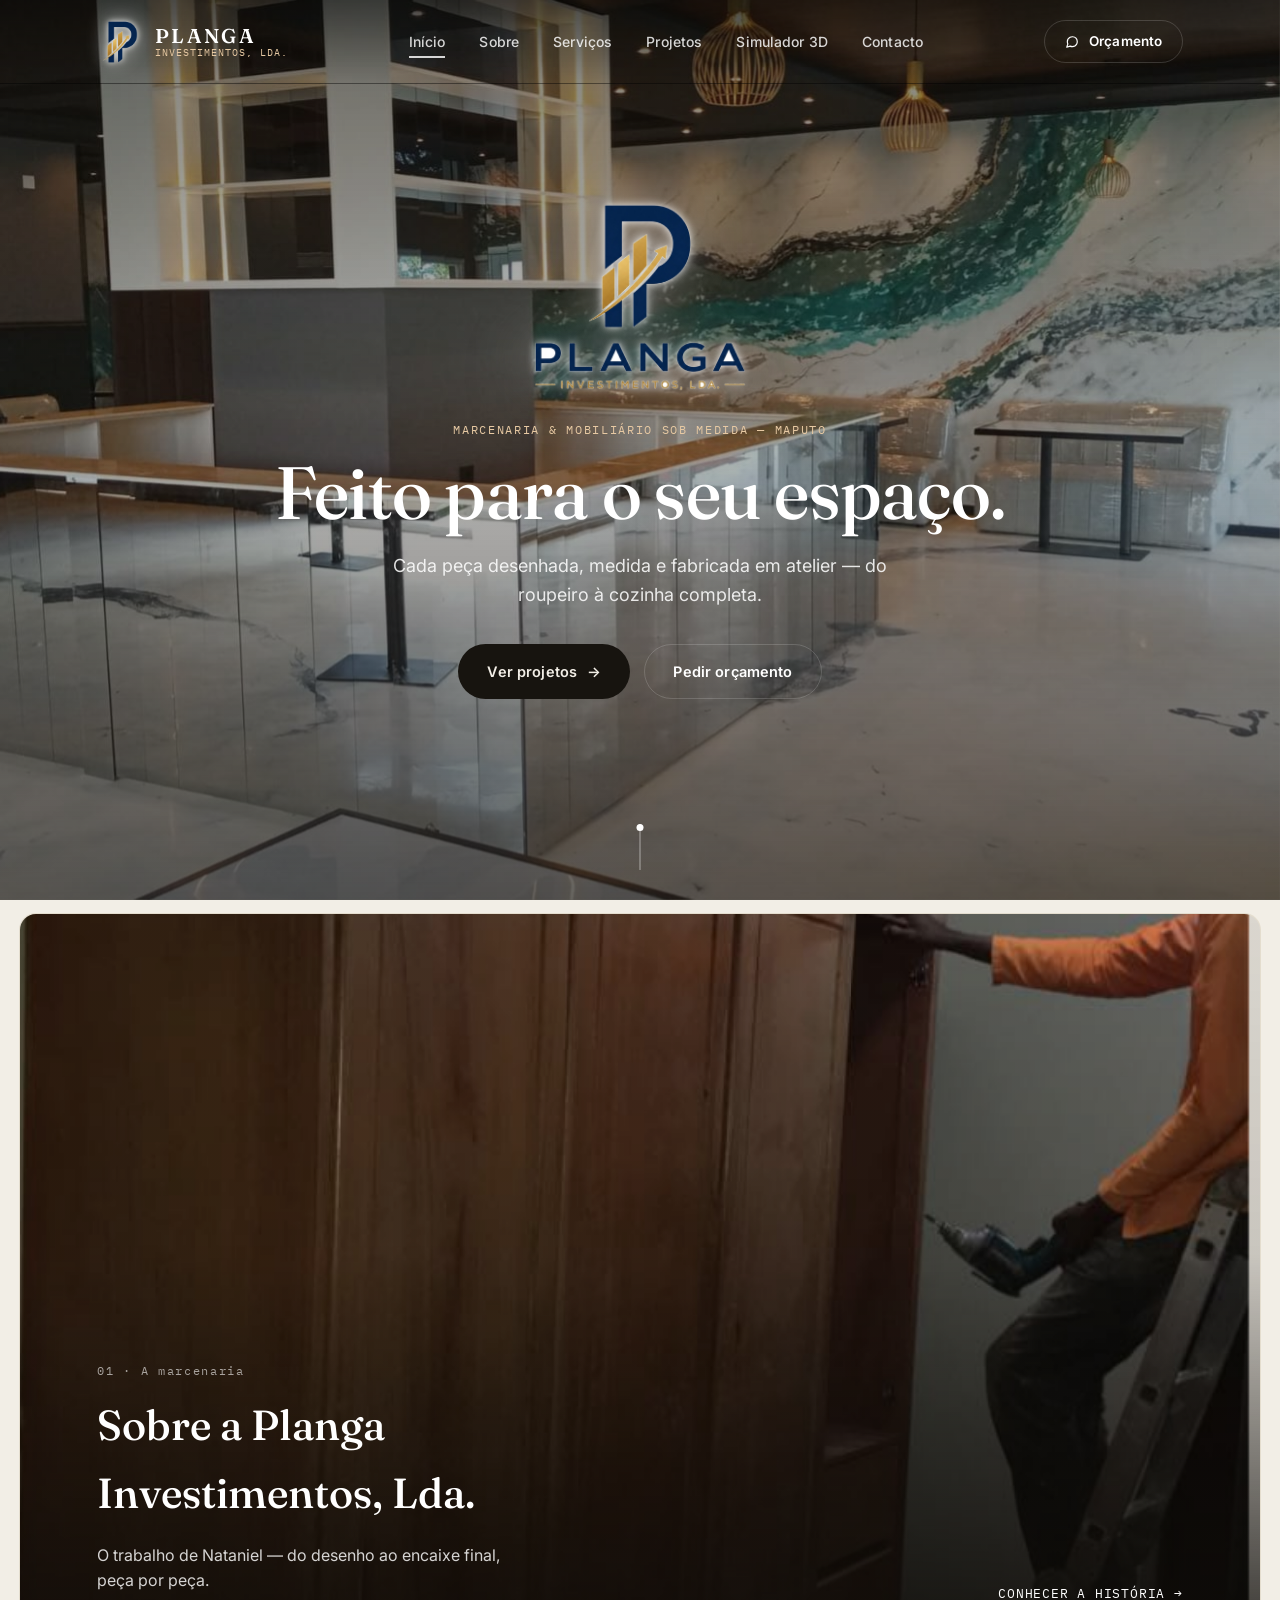
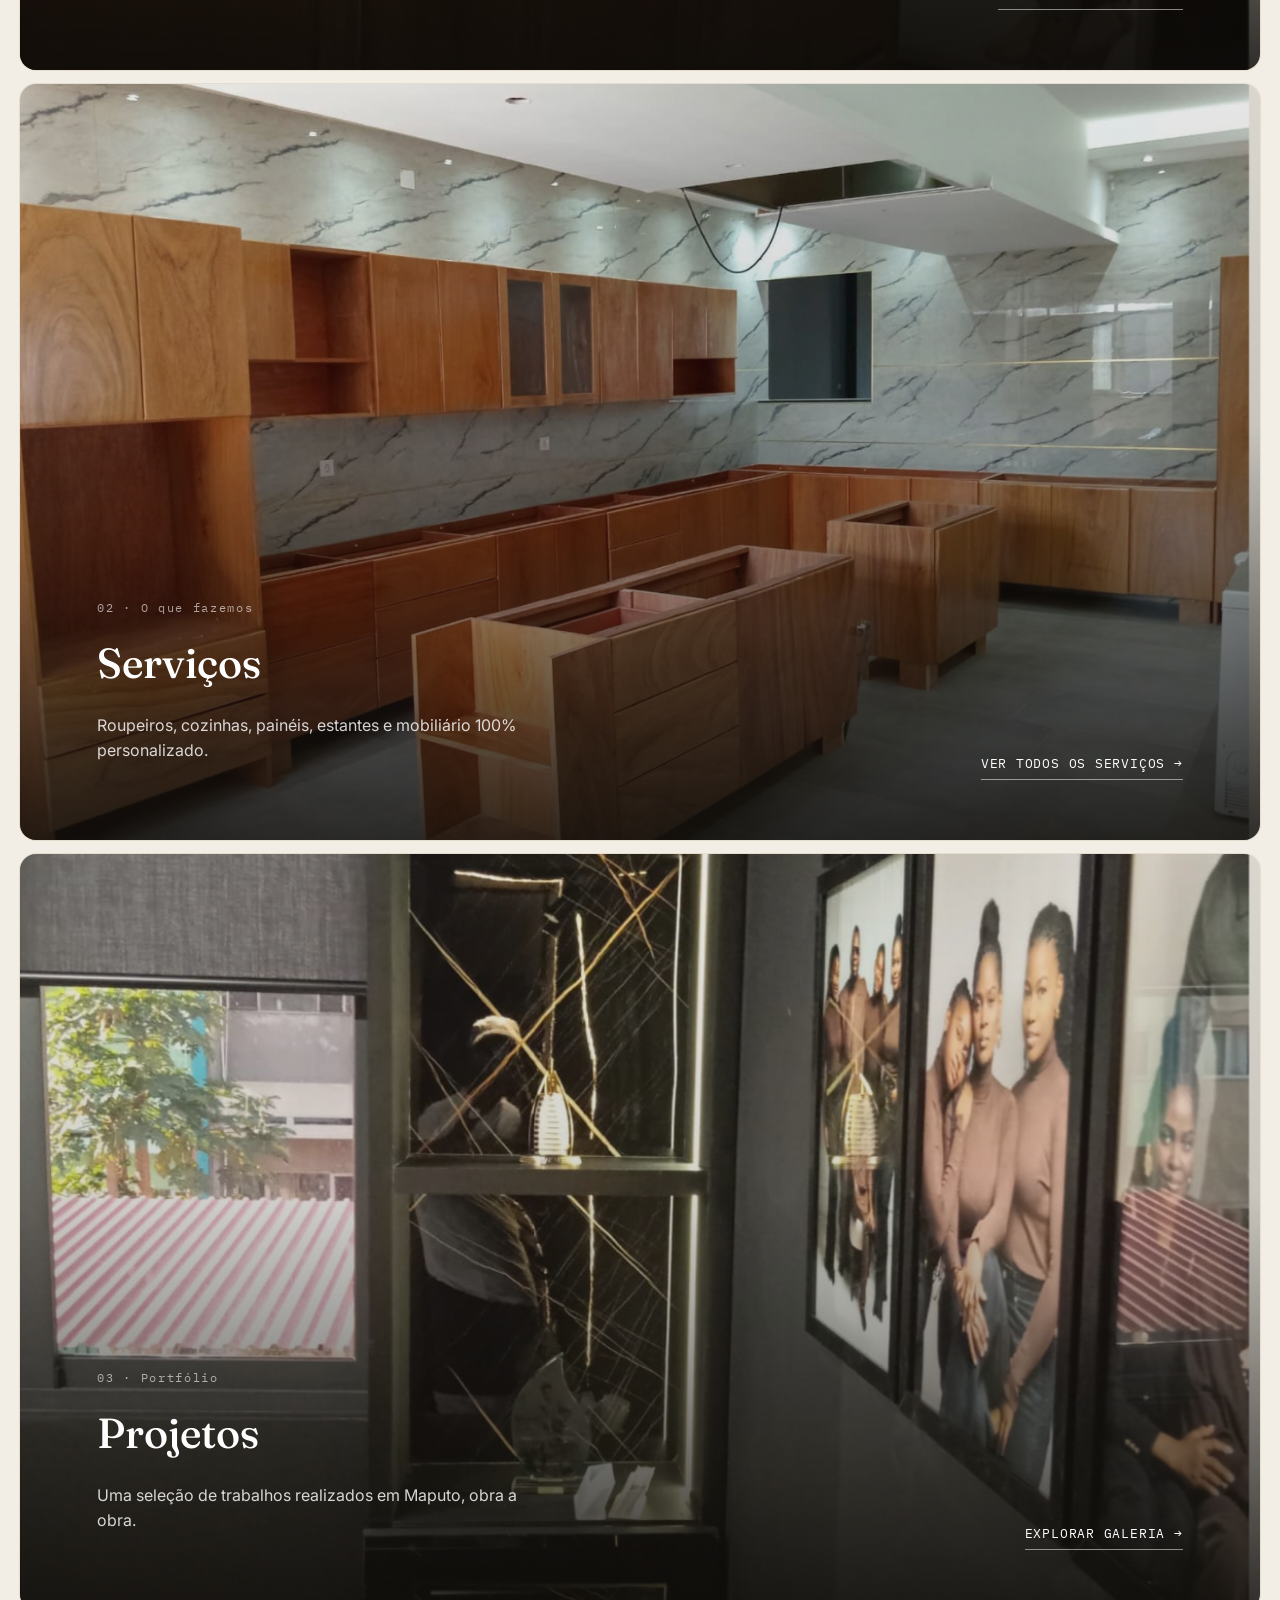
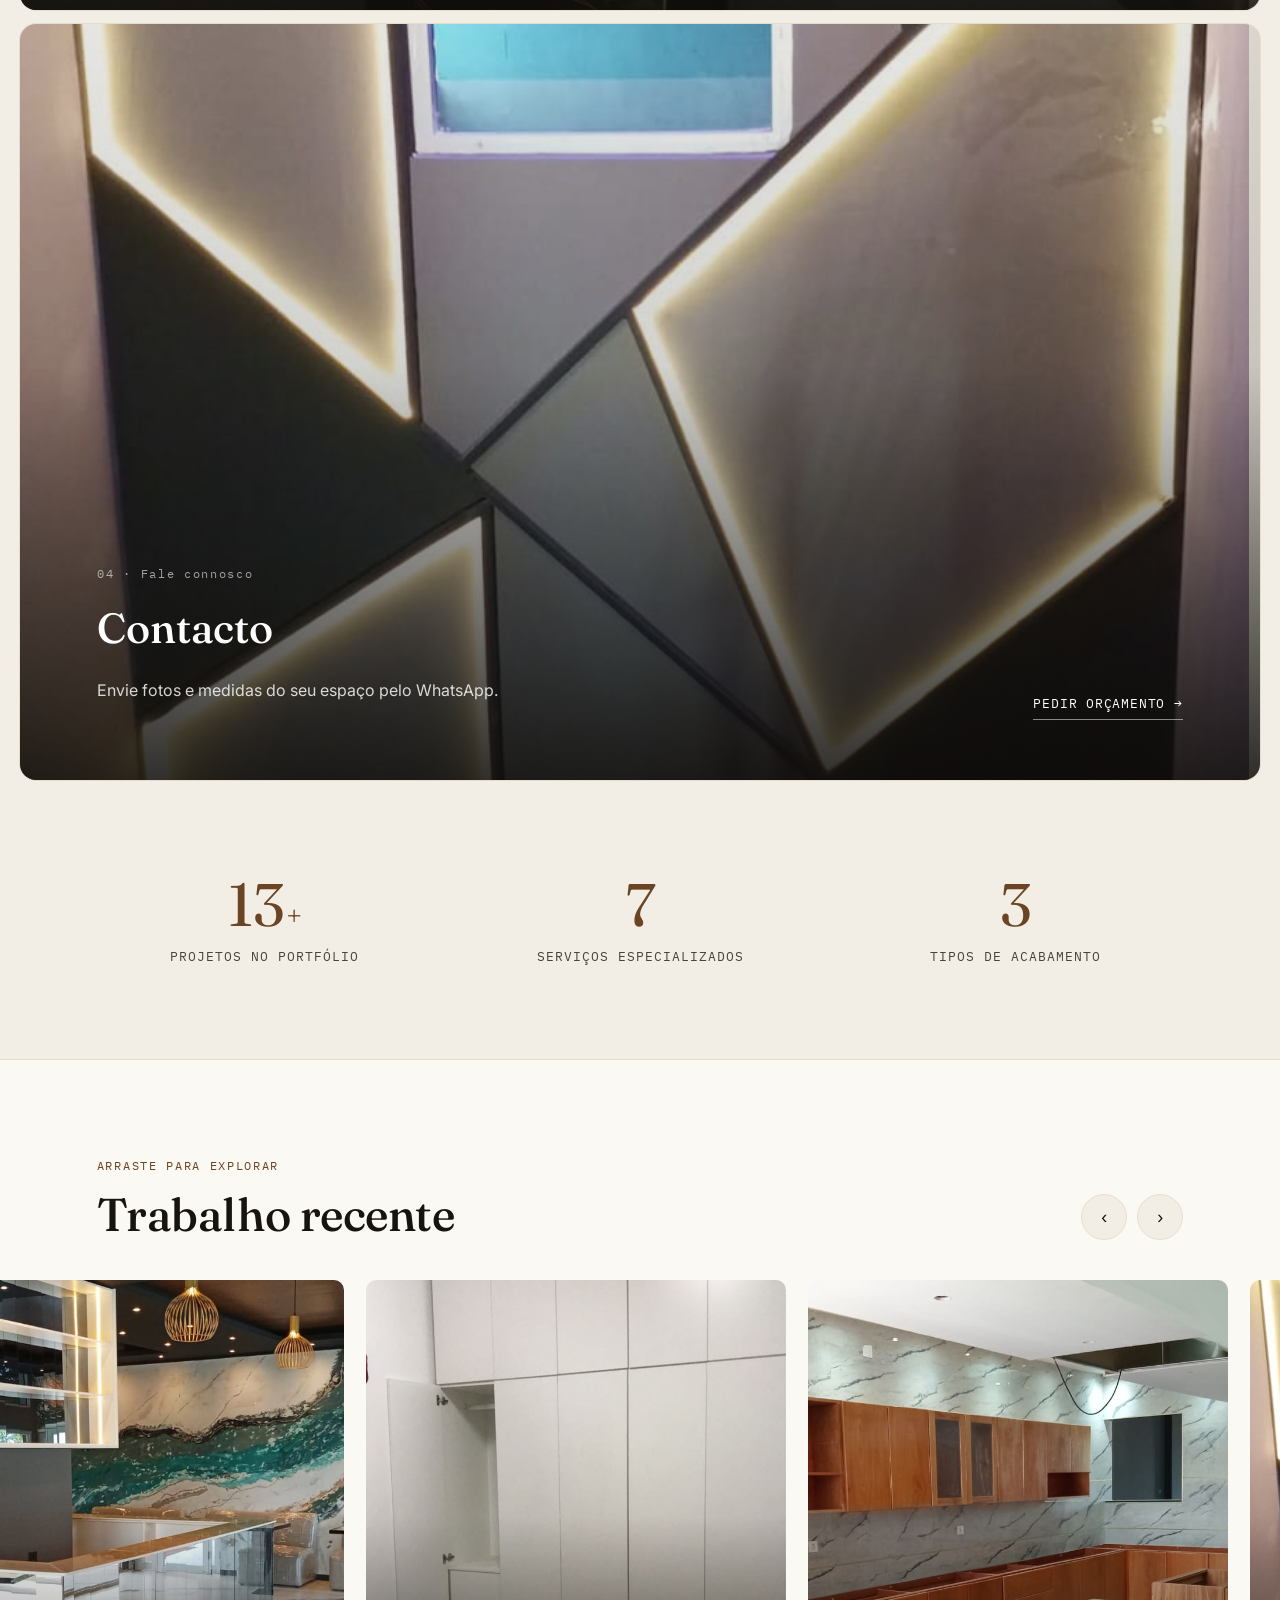
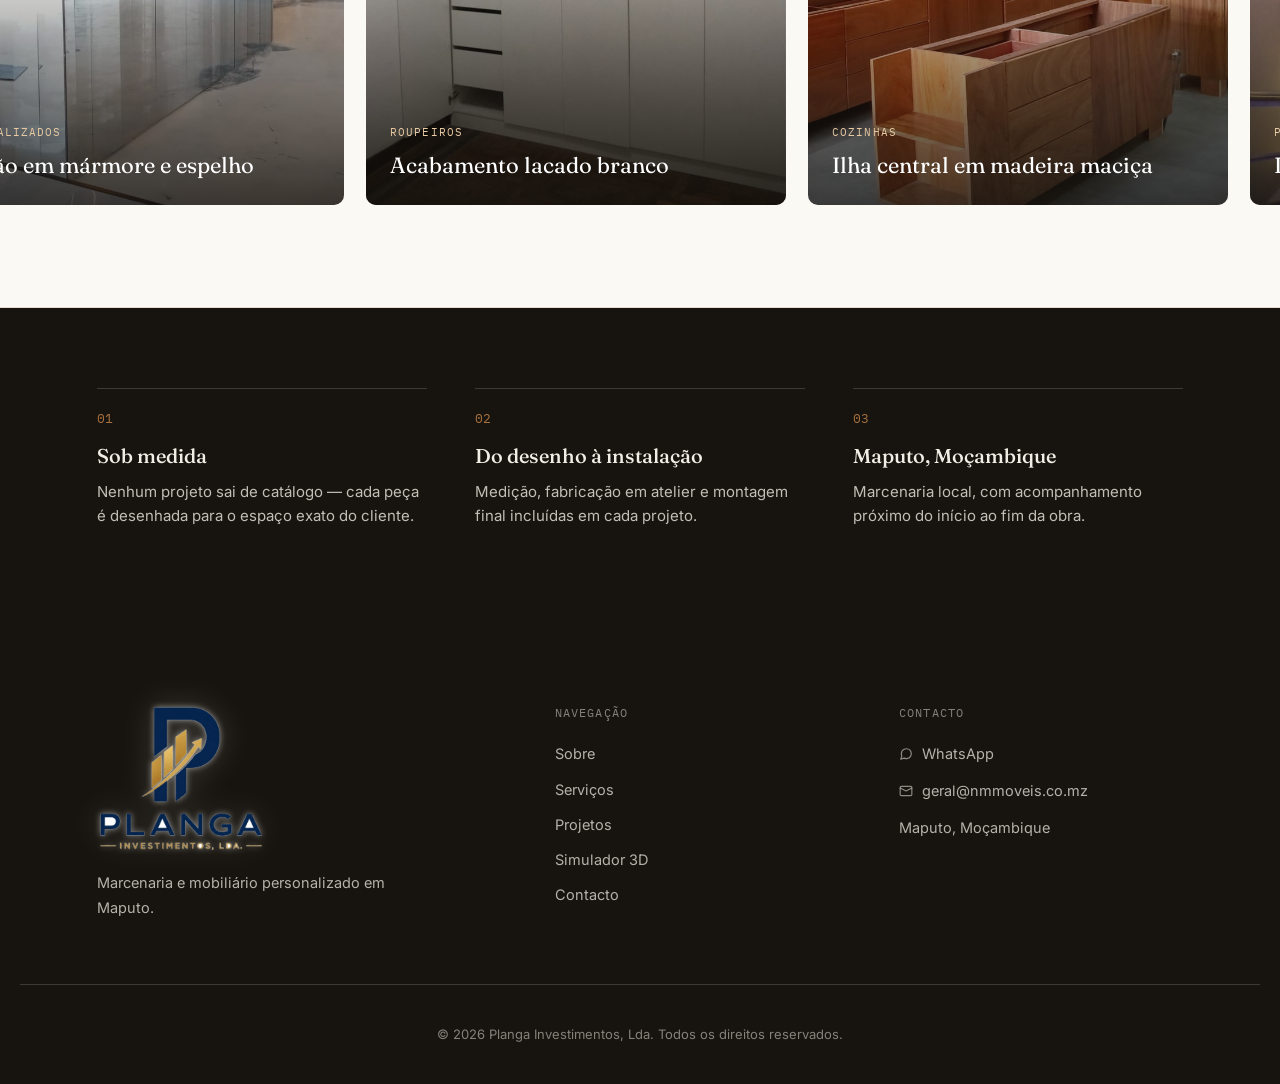
<file: index.html>
<!DOCTYPE html>
<html lang="pt-MZ">
<head>
<meta charset="UTF-8">
<meta name="viewport" content="width=device-width, initial-scale=1.0">

<title>Planga Investimentos, Lda. — Marcenaria e Mobiliário Sob Medida em Maputo</title>
<meta name="description" content="Planga Investimentos, Lda. — marcenaria e mobiliário sob medida em Maputo. Cozinhas, roupeiros e painéis decorativos fabricados em atelier, à medida do seu espaço.">

<meta name="theme-color" content="#17140F">
<link rel="apple-touch-icon" href="assets/img/favicon-planga.png">

<meta property="og:type" content="website">
<meta property="og:site_name" content="Planga Investimentos, Lda.">
<meta property="og:locale" content="pt_MZ">
<meta property="og:title" content="Planga Investimentos, Lda. — Marcenaria e Mobiliário Sob Medida em Maputo">
<meta property="og:description" content="Marcenaria e mobiliário sob medida em Maputo. Cozinhas, roupeiros e painéis decorativos fabricados em atelier, à medida do seu espaço.">
<meta property="og:image" content="assets/img/og-share.jpg">
<meta property="og:image:width" content="1200">
<meta property="og:image:height" content="630">
<meta name="twitter:card" content="summary_large_image">
<meta name="twitter:title" content="Planga Investimentos, Lda. — Marcenaria e Mobiliário Sob Medida em Maputo">
<meta name="twitter:description" content="Marcenaria e mobiliário sob medida em Maputo. Cozinhas, roupeiros e painéis decorativos fabricados em atelier, à medida do seu espaço.">
<meta name="twitter:image" content="assets/img/og-share.jpg">

<link rel="preconnect" href="https://fonts.googleapis.com">
<link rel="preconnect" href="https://fonts.gstatic.com" crossorigin>
<link href="https://fonts.googleapis.com/css2?family=Fraunces:opsz,wght@9..144,300;9..144,400;9..144,500;9..144,600&family=Inter:wght@300;400;500;600&family=IBM+Plex+Mono:wght@400;500&display=swap" rel="stylesheet">

<link rel="icon" type="image/png" sizes="256x256" href="assets/img/favicon-planga.png">
<link rel="stylesheet" href="style.css">
</head>
<body>

<div class="scroll-progress" id="scroll-progress"></div>

<!-- ================= HEADER ================= -->
<header class="site-header overlay" id="site-header">
  <div class="header-inner">
    <a href="index.html" class="brand">
      <div class="brand-logo"><img src="assets/img/logo-planga-mark.png" alt="Planga Investimentos, Lda."></div>
      <div class="brand-word">
        <span class="brand-name">Planga</span>
        <span class="brand-tagline">Investimentos, Lda.</span>
      </div>
    </a>

    <nav class="main-nav" id="main-nav">
      <ul>
        <li><a href="index.html">Início</a></li>
        <li><a href="sobre.html">Sobre</a></li>
        <li><a href="servicos.html">Serviços</a></li>
        <li><a href="projetos.html">Projetos</a></li>
        <li><a href="simulador.html">Simulador 3D</a></li>
        <li><a href="contacto.html">Contacto</a></li>
      </ul>
    </nav>

    <div class="header-actions">
      <a href="https://wa.me/258873429456" target="_blank" rel="noopener" class="btn btn-ghost header-cta"><svg class="icon-inline" viewBox="0 0 24 24" fill="none" stroke="currentColor" stroke-width="2" stroke-linecap="round" stroke-linejoin="round" aria-hidden="true"><path d="M21 11.5a8.38 8.38 0 0 1-.9 3.8 8.5 8.5 0 0 1-7.6 4.7 8.38 8.38 0 0 1-3.8-.9L3 21l1.9-5.7a8.38 8.38 0 0 1-.9-3.8 8.5 8.5 0 0 1 4.7-7.6 8.38 8.38 0 0 1 3.8-.9h.5a8.48 8.48 0 0 1 8 8v.5z"/></svg>Orçamento</a>
      <button class="menu-toggle" id="menu-toggle" aria-label="Abrir menu" aria-expanded="false">
        <span></span><span></span><span></span>
      </button>
    </div>
  </div>
</header>


<main>

  <!-- ================= HERO ================= -->
  <section class="hero-full">
    <img src="assets/img/hero-balcao.jpg" alt="Móvel personalizado Planga Investimentos, Lda., acabamento em espelho e mármore" loading="eager">
    <div class="hero-full-inner reveal in-view">
      <div class="hero-logo"><img src="assets/img/logo-planga.png" alt="Planga Investimentos, Lda." loading="eager"></div>
      <p class="eyebrow eyebrow--light">Marcenaria &amp; mobiliário sob medida — Maputo</p>
      <h1 class="hero-full-title">Feito para o seu espaço.</h1>
      <p class="hero-full-desc">Cada peça desenhada, medida e fabricada em atelier — do roupeiro à cozinha completa.</p>
      <div class="hero-full-actions">
        <a href="projetos.html" class="btn btn-primary">Ver projetos <span>→</span></a>
        <a href="contacto.html" class="btn btn-outline btn-outline--light">Pedir orçamento</a>
      </div>
    </div>
    <span class="scroll-cue" aria-hidden="true"></span>
  </section>

  <!-- ================= PAINÉIS ================= -->
  <div class="panels">

    <a class="panel reveal" href="sobre.html">
      <img src="assets/img/sobre-artesao.jpg" alt="Marceneiro da Planga Investimentos, Lda. a instalar um roupeiro" loading="lazy">
      <div class="panel-inner">
        <div class="panel-text">
          <span class="panel-index">01 · A marcenaria</span>
          <h2 class="panel-title">Sobre a Planga Investimentos, Lda.</h2>
          <p class="panel-desc">O trabalho de Nataniel — do desenho ao encaixe final, peça por peça.</p>
        </div>
        <span class="panel-link">Conhecer a história →</span>
      </div>
    </a>

    <a class="panel reveal" href="servicos.html">
      <img src="assets/img/cozinha-ilha.jpg" alt="Cozinha planeada em madeira maciça com ilha central" loading="lazy">
      <div class="panel-inner">
        <div class="panel-text">
          <span class="panel-index">02 · O que fazemos</span>
          <h2 class="panel-title">Serviços</h2>
          <p class="panel-desc">Roupeiros, cozinhas, painéis, estantes e mobiliário 100% personalizado.</p>
        </div>
        <span class="panel-link">Ver todos os serviços →</span>
      </div>
    </a>

    <a class="panel reveal" href="projetos.html">
      <img src="assets/img/estante-luxo.jpg" alt="Estante decorativa em mármore com iluminação embutida" loading="lazy">
      <div class="panel-inner">
        <div class="panel-text">
          <span class="panel-index">03 · Portfólio</span>
          <h2 class="panel-title">Projetos</h2>
          <p class="panel-desc">Uma seleção de trabalhos realizados em Maputo, obra a obra.</p>
        </div>
        <span class="panel-link">Explorar galeria →</span>
      </div>
    </a>

    <a class="panel reveal" href="contacto.html">
      <img src="assets/img/painel-decorativo.jpg" alt="Painel de madeira decorativo com iluminação embutida" loading="lazy">
      <div class="panel-inner">
        <div class="panel-text">
          <span class="panel-index">04 · Fale connosco</span>
          <h2 class="panel-title">Contacto</h2>
          <p class="panel-desc">Envie fotos e medidas do seu espaço pelo WhatsApp.</p>
        </div>
        <span class="panel-link">Pedir orçamento →</span>
      </div>
    </a>

  </div>

  <!-- ================= NÚMEROS ================= -->
  <section class="counters">
    <div class="container counters-grid">
      <div class="counter-item reveal">
        <div class="counter-value" data-count="14"><span class="counter-number">0</span><span class="counter-suffix">+</span></div>
        <p class="counter-label">Projetos no portfólio</p>
      </div>
      <div class="counter-item reveal">
        <div class="counter-value" data-count="8"><span class="counter-number">0</span></div>
        <p class="counter-label">Serviços especializados</p>
      </div>
      <div class="counter-item reveal">
        <div class="counter-value" data-count="3"><span class="counter-number">0</span></div>
        <p class="counter-label">Tipos de acabamento</p>
      </div>
    </div>
  </section>

  <!-- ================= VITRINE INTERATIVA ================= -->
  <section class="showcase">
    <div class="container showcase-head reveal">
      <div>
        <p class="eyebrow">Arraste para explorar</p>
        <h2 class="section-title">Trabalho recente</h2>
      </div>
      <div class="showcase-nav">
        <button class="showcase-prev" aria-label="Projeto anterior">‹</button>
        <button class="showcase-next" aria-label="Projeto seguinte">›</button>
      </div>
    </div>

    <div class="showcase-track">
      <a class="showcase-card" href="projetos.html">
        <img src="assets/img/hero-balcao.jpg" alt="Balcão personalizado em mármore e espelho" loading="lazy">
        <span class="showcase-caption"><span class="cap-tag">Personalizados</span><span class="cap-title">Balcão em mármore e espelho</span></span>
      </a>
      <a class="showcase-card" href="projetos.html">
        <img src="assets/img/roupeiro-branco.jpg" alt="Roupeiro lacado branco" loading="lazy">
        <span class="showcase-caption"><span class="cap-tag">Roupeiros</span><span class="cap-title">Acabamento lacado branco</span></span>
      </a>
      <a class="showcase-card" href="projetos.html">
        <img src="assets/img/cozinha-ilha.jpg" alt="Cozinha com ilha central em madeira" loading="lazy">
        <span class="showcase-caption"><span class="cap-tag">Cozinhas</span><span class="cap-title">Ilha central em madeira maciça</span></span>
      </a>
      <a class="showcase-card" href="projetos.html">
        <img src="assets/img/painel-decorativo.jpg" alt="Painel decorativo com iluminação embutida" loading="lazy">
        <span class="showcase-caption"><span class="cap-tag">Painéis</span><span class="cap-title">Iluminação embutida</span></span>
      </a>
      <a class="showcase-card" href="projetos.html">
        <img src="assets/img/estante-luxo.jpg" alt="Estante em mármore com iluminação" loading="lazy">
        <span class="showcase-caption"><span class="cap-tag">Painéis</span><span class="cap-title">Nichos em mármore com luz</span></span>
      </a>
      <a class="showcase-card" href="projetos.html">
        <img src="assets/img/garrafeira.jpg" alt="Garrafeira com prateleiras extraíveis" loading="lazy">
        <span class="showcase-caption"><span class="cap-tag">Personalizados</span><span class="cap-title">Prateleiras extraíveis</span></span>
      </a>
    </div>
  </section>

  <!-- ================= FAIXA DE CONFIANÇA ================= -->
  <section class="home-strip">
    <div class="container strip-grid">
      <div class="strip-item reveal">
        <span class="n">01</span>
        <strong>Sob medida</strong>
        <p>Nenhum projeto sai de catálogo — cada peça é desenhada para o espaço exato do cliente.</p>
      </div>
      <div class="strip-item reveal">
        <span class="n">02</span>
        <strong>Do desenho à instalação</strong>
        <p>Medição, fabricação em atelier e montagem final incluídas em cada projeto.</p>
      </div>
      <div class="strip-item reveal">
        <span class="n">03</span>
        <strong>Maputo, Moçambique</strong>
        <p>Marcenaria local, com acompanhamento próximo do início ao fim da obra.</p>
      </div>
    </div>
  </section>

</main>


<!-- ================= FOOTER ================= -->
<footer class="site-footer">
  <div class="container footer-inner">
    <div class="footer-brand">
      <div class="footer-logo"><img src="assets/img/logo-planga.png" alt="Planga Investimentos, Lda."></div>
      <p class="footer-desc">Marcenaria e mobiliário personalizado em Maputo.</p>
    </div>

    <div class="footer-col">
      <p class="footer-heading">Navegação</p>
      <ul>
        <li><a href="sobre.html">Sobre</a></li>
        <li><a href="servicos.html">Serviços</a></li>
        <li><a href="projetos.html">Projetos</a></li>
        <li><a href="simulador.html">Simulador 3D</a></li>
        <li><a href="contacto.html">Contacto</a></li>
      </ul>
    </div>

    <div class="footer-col">
      <p class="footer-heading">Contacto</p>
      <ul>
        <li><a href="https://wa.me/258873429456" target="_blank" rel="noopener" class="footer-link-icon"><svg class="icon-inline" viewBox="0 0 24 24" fill="none" stroke="currentColor" stroke-width="2" stroke-linecap="round" stroke-linejoin="round" aria-hidden="true"><path d="M21 11.5a8.38 8.38 0 0 1-.9 3.8 8.5 8.5 0 0 1-7.6 4.7 8.38 8.38 0 0 1-3.8-.9L3 21l1.9-5.7a8.38 8.38 0 0 1-.9-3.8 8.5 8.5 0 0 1 4.7-7.6 8.38 8.38 0 0 1 3.8-.9h.5a8.48 8.48 0 0 1 8 8v.5z"/></svg>WhatsApp</a></li>
        <li><a href="mailto:geral@nmmoveis.co.mz" class="footer-link-icon"><svg class="icon-inline" viewBox="0 0 24 24" fill="none" stroke="currentColor" stroke-width="2" stroke-linecap="round" stroke-linejoin="round" aria-hidden="true"><rect x="2" y="4" width="20" height="16" rx="2"/><path d="m22 7-10 5L2 7"/></svg>geral@nmmoveis.co.mz</a></li>
        <li>Maputo, Moçambique</li>
      </ul>
    </div>
  </div>

  <div class="footer-bottom container">
    <p>© <span id="year"></span> Planga Investimentos, Lda. Todos os direitos reservados.</p>
  </div>
</footer>

<button class="to-top" id="to-top" aria-label="Voltar ao topo">↑</button>

<script src="script.js"></script>
</body>
</html>
</file>
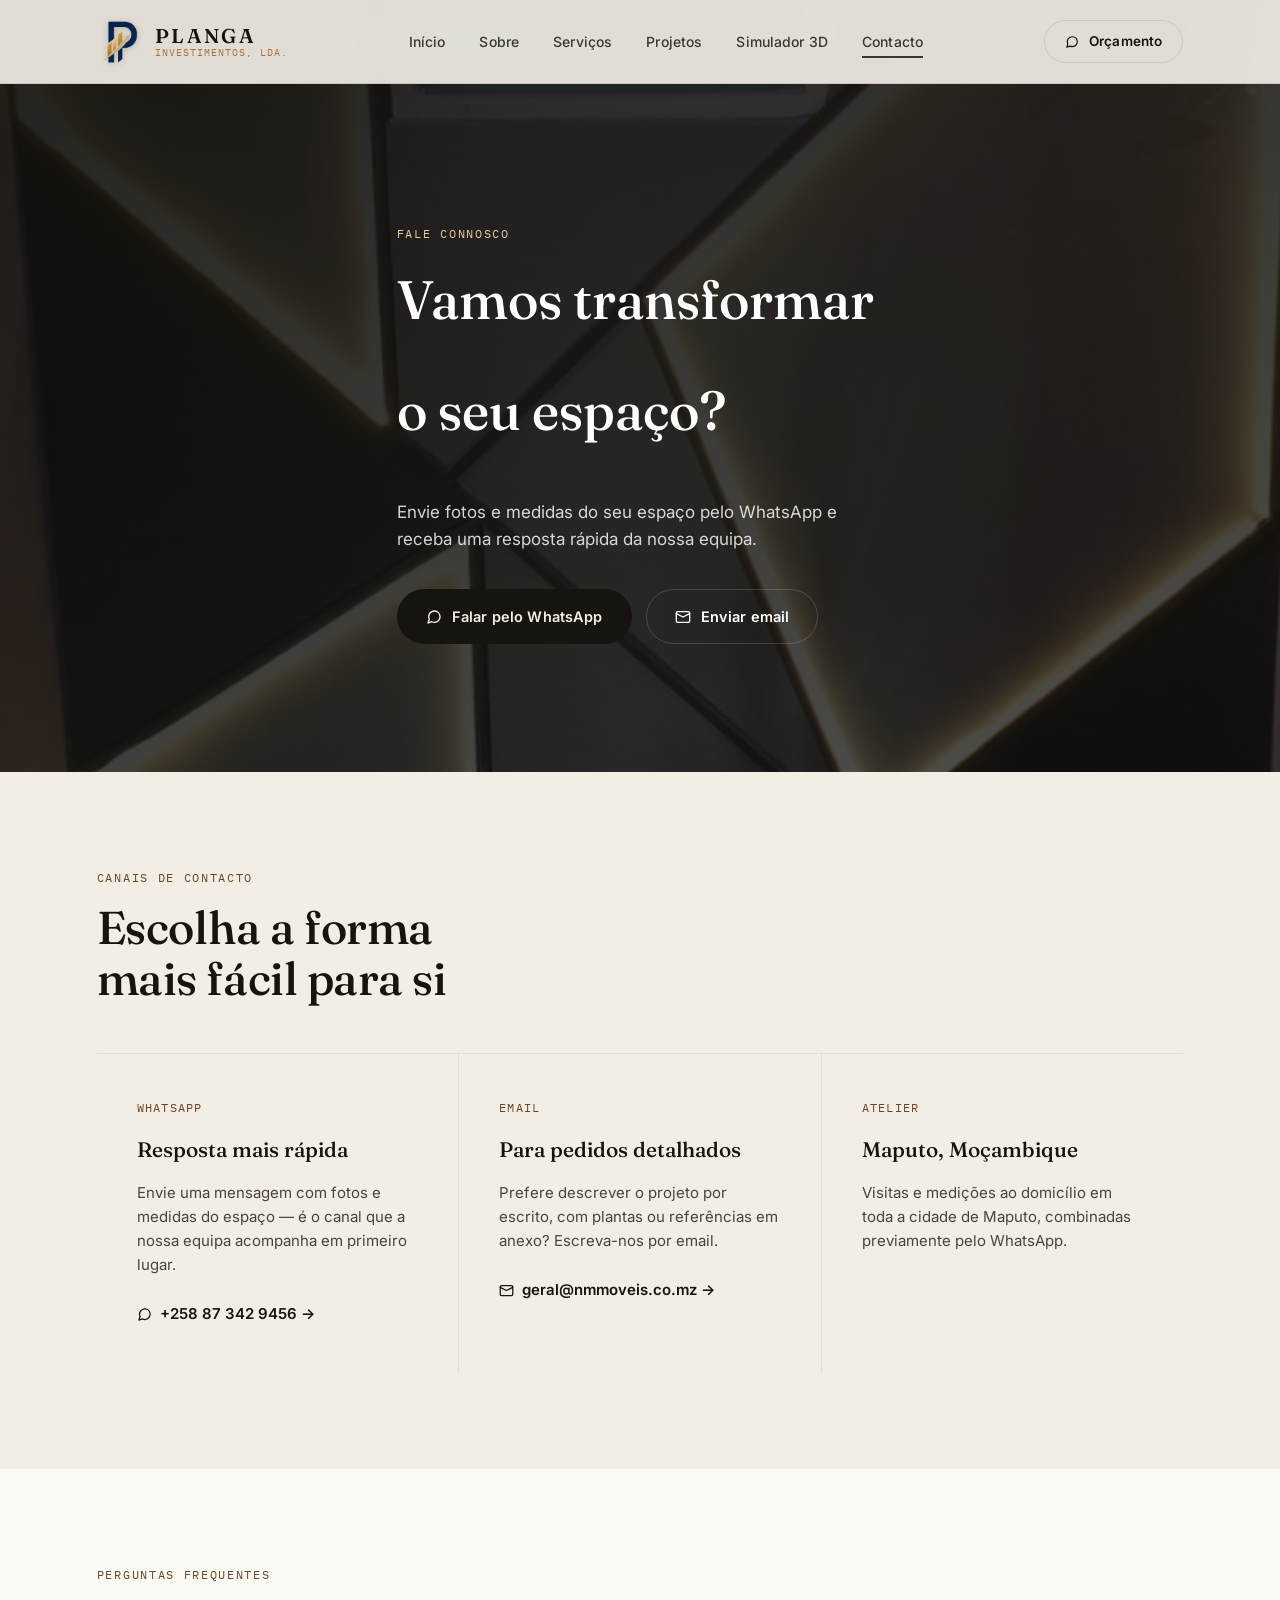
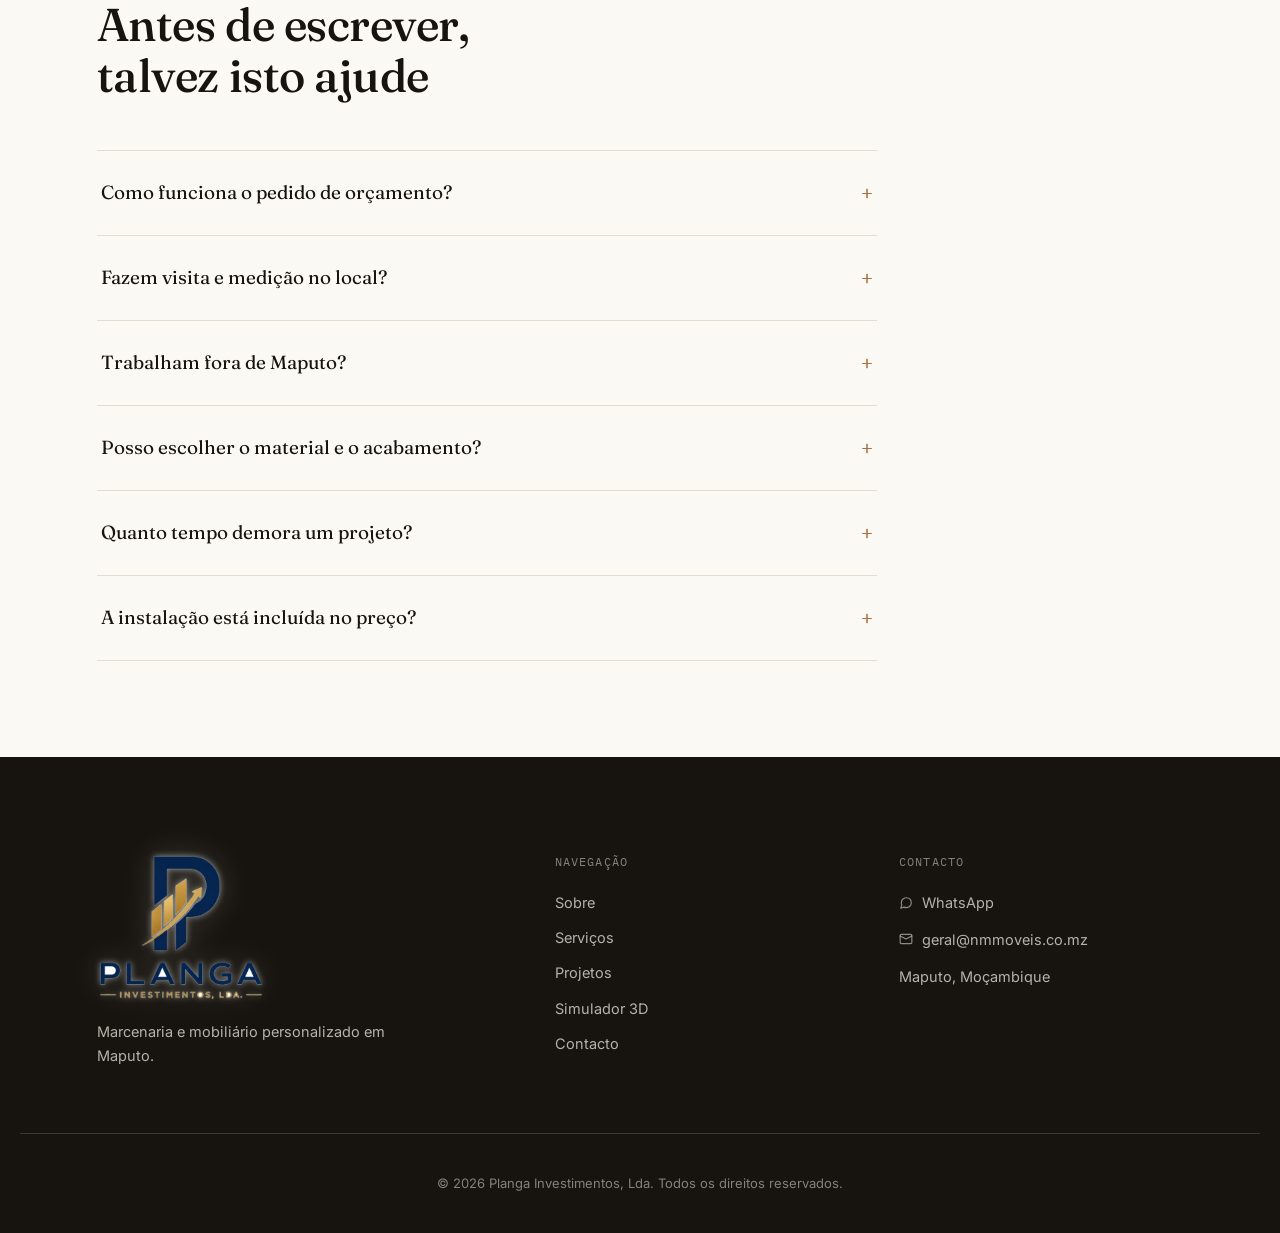
<file: contacto.html>
<!DOCTYPE html>
<html lang="pt-MZ">
<head>
<meta charset="UTF-8">
<meta name="viewport" content="width=device-width, initial-scale=1.0">

<title>Contacto — Planga Investimentos, Lda.</title>
<meta name="description" content="Fale com a Planga Investimentos, Lda. pelo WhatsApp ou email. Marcenaria e mobiliário sob medida em Maputo, Moçambique.">

<meta name="theme-color" content="#17140F">
<link rel="apple-touch-icon" href="assets/img/favicon-planga.png">

<meta property="og:type" content="website">
<meta property="og:site_name" content="Planga Investimentos, Lda.">
<meta property="og:locale" content="pt_MZ">
<meta property="og:title" content="Contacto — Planga Investimentos, Lda.">
<meta property="og:description" content="Fale com a Planga Investimentos, Lda. pelo WhatsApp ou email. Marcenaria e mobiliário sob medida em Maputo, Moçambique.">
<meta property="og:image" content="assets/img/og-share.jpg">
<meta property="og:image:width" content="1200">
<meta property="og:image:height" content="630">
<meta name="twitter:card" content="summary_large_image">
<meta name="twitter:title" content="Contacto — Planga Investimentos, Lda.">
<meta name="twitter:description" content="Fale com a Planga Investimentos, Lda. pelo WhatsApp ou email. Marcenaria e mobiliário sob medida em Maputo, Moçambique.">
<meta name="twitter:image" content="assets/img/og-share.jpg">

<link rel="preconnect" href="https://fonts.googleapis.com">
<link rel="preconnect" href="https://fonts.gstatic.com" crossorigin>
<link href="https://fonts.googleapis.com/css2?family=Fraunces:opsz,wght@9..144,300;9..144,400;9..144,500;9..144,600&family=Inter:wght@300;400;500;600&family=IBM+Plex+Mono:wght@400;500&display=swap" rel="stylesheet">

<link rel="icon" type="image/png" sizes="256x256" href="assets/img/favicon-planga.png">
<link rel="stylesheet" href="style.css">
</head>
<body>

<div class="scroll-progress" id="scroll-progress"></div>

<header class="site-header solid" id="site-header">
  <div class="header-inner">
    <a href="index.html" class="brand">
      <div class="brand-logo"><img src="assets/img/logo-planga-mark.png" alt="Planga Investimentos, Lda."></div>
      <div class="brand-word">
        <span class="brand-name">Planga</span>
        <span class="brand-tagline">Investimentos, Lda.</span>
      </div>
    </a>
    <nav class="main-nav" id="main-nav">
      <ul>
        <li><a href="index.html">Início</a></li>
        <li><a href="sobre.html">Sobre</a></li>
        <li><a href="servicos.html">Serviços</a></li>
        <li><a href="projetos.html">Projetos</a></li>
        <li><a href="simulador.html">Simulador 3D</a></li>
        <li><a href="contacto.html">Contacto</a></li>
      </ul>
    </nav>
    <div class="header-actions">
      <a href="https://wa.me/258873429456" target="_blank" rel="noopener" class="btn btn-ghost header-cta"><svg class="icon-inline" viewBox="0 0 24 24" fill="none" stroke="currentColor" stroke-width="2" stroke-linecap="round" stroke-linejoin="round" aria-hidden="true"><path d="M21 11.5a8.38 8.38 0 0 1-.9 3.8 8.5 8.5 0 0 1-7.6 4.7 8.38 8.38 0 0 1-3.8-.9L3 21l1.9-5.7a8.38 8.38 0 0 1-.9-3.8 8.5 8.5 0 0 1 4.7-7.6 8.38 8.38 0 0 1 3.8-.9h.5a8.48 8.48 0 0 1 8 8v.5z"/></svg>Orçamento</a>
      <button class="menu-toggle" id="menu-toggle" aria-label="Abrir menu" aria-expanded="false">
        <span></span><span></span><span></span>
      </button>
    </div>
  </div>
</header>

<main>

  <!-- ================= CTA PRINCIPAL ================= -->
  <section class="contact-cta" style="padding-top: calc(var(--header-h) + 140px);">
    <img src="assets/img/painel-decorativo.jpg" alt="Painel de madeira decorativo com iluminação embutida" loading="eager">
    <div class="container contact-cta-inner reveal">
      <p class="eyebrow eyebrow--light">Fale connosco</p>
      <h1 class="contact-cta-title split-title">Vamos transformar o seu espaço?</h1>
      <p class="contact-cta-text">Envie fotos e medidas do seu espaço pelo WhatsApp e receba uma resposta rápida da nossa equipa.</p>
      <div class="contact-cta-actions">
        <a href="https://wa.me/258873429456" target="_blank" rel="noopener" class="btn btn-primary"><svg class="icon-inline" viewBox="0 0 24 24" fill="none" stroke="currentColor" stroke-width="2" stroke-linecap="round" stroke-linejoin="round" aria-hidden="true"><path d="M21 11.5a8.38 8.38 0 0 1-.9 3.8 8.5 8.5 0 0 1-7.6 4.7 8.38 8.38 0 0 1-3.8-.9L3 21l1.9-5.7a8.38 8.38 0 0 1-.9-3.8 8.5 8.5 0 0 1 4.7-7.6 8.38 8.38 0 0 1 3.8-.9h.5a8.48 8.48 0 0 1 8 8v.5z"/></svg>Falar pelo WhatsApp</a>
        <a href="mailto:geral@nmmoveis.co.mz" class="btn btn-outline btn-outline--light"><svg class="icon-inline" viewBox="0 0 24 24" fill="none" stroke="currentColor" stroke-width="2" stroke-linecap="round" stroke-linejoin="round" aria-hidden="true"><rect x="2" y="4" width="20" height="16" rx="2"/><path d="m22 7-10 5L2 7"/></svg>Enviar email</a>
      </div>
    </div>
  </section>

  <!-- ================= CANAIS DE CONTACTO ================= -->
  <section class="section">
    <div class="container">
      <div class="section-head reveal">
        <p class="eyebrow">Canais de contacto</p>
        <h2 class="section-title">Escolha a forma mais fácil para si</h2>
      </div>

      <div class="contact-grid">
        <div class="contact-card reveal">
          <span class="c-icon">WhatsApp</span>
          <h3>Resposta mais rápida</h3>
          <p>Envie uma mensagem com fotos e medidas do espaço — é o canal que a nossa equipa acompanha em primeiro lugar.</p>
          <a class="contact-link" href="https://wa.me/258873429456" target="_blank" rel="noopener"><svg class="icon-inline" viewBox="0 0 24 24" fill="none" stroke="currentColor" stroke-width="2" stroke-linecap="round" stroke-linejoin="round" aria-hidden="true"><path d="M21 11.5a8.38 8.38 0 0 1-.9 3.8 8.5 8.5 0 0 1-7.6 4.7 8.38 8.38 0 0 1-3.8-.9L3 21l1.9-5.7a8.38 8.38 0 0 1-.9-3.8 8.5 8.5 0 0 1 4.7-7.6 8.38 8.38 0 0 1 3.8-.9h.5a8.48 8.48 0 0 1 8 8v.5z"/></svg>+258 87 342 9456 →</a>
        </div>

        <div class="contact-card reveal">
          <span class="c-icon">Email</span>
          <h3>Para pedidos detalhados</h3>
          <p>Prefere descrever o projeto por escrito, com plantas ou referências em anexo? Escreva-nos por email.</p>
          <a class="contact-link" href="mailto:geral@nmmoveis.co.mz"><svg class="icon-inline" viewBox="0 0 24 24" fill="none" stroke="currentColor" stroke-width="2" stroke-linecap="round" stroke-linejoin="round" aria-hidden="true"><rect x="2" y="4" width="20" height="16" rx="2"/><path d="m22 7-10 5L2 7"/></svg>geral@nmmoveis.co.mz →</a>
        </div>

        <div class="contact-card reveal">
          <span class="c-icon">Atelier</span>
          <h3>Maputo, Moçambique</h3>
          <p>Visitas e medições ao domicílio em toda a cidade de Maputo, combinadas previamente pelo WhatsApp.</p>
        </div>
      </div>
    </div>
  </section>

  <!-- ================= FAQ ================= -->
  <section class="section section--alt">
    <div class="container">
      <div class="section-head reveal">
        <p class="eyebrow">Perguntas frequentes</p>
        <h2 class="section-title">Antes de escrever, talvez isto ajude</h2>
      </div>

      <div class="faq-list">
        <details class="faq-item reveal">
          <summary>Como funciona o pedido de orçamento?<span class="faq-mark">+</span></summary>
          <p class="faq-answer">Envie fotos e as medidas aproximadas do espaço pelo WhatsApp. A partir daí combinamos uma visita para medição exacta antes de fechar a proposta.</p>
        </details>
        <details class="faq-item reveal">
          <summary>Fazem visita e medição no local?<span class="faq-mark">+</span></summary>
          <p class="faq-answer">Sim — é sempre o segundo passo do processo, antes de qualquer peça entrar em fabricação. Veja o processo completo na página <a href="sobre.html">Sobre</a>.</p>
        </details>
        <details class="faq-item reveal">
          <summary>Trabalham fora de Maputo?<span class="faq-mark">+</span></summary>
          <p class="faq-answer">Contacte-nos pelo WhatsApp com a sua localização — confirmamos disponibilidade e eventuais custos de deslocação para a sua zona.</p>
        </details>
        <details class="faq-item reveal">
          <summary>Posso escolher o material e o acabamento?<span class="faq-mark">+</span></summary>
          <p class="faq-answer">Sim. Trabalhamos com madeira maciça, lacados/MDF e combinações com mármore, vidro e ferragens — veja as opções em <a href="sobre.html">Sobre</a>.</p>
        </details>
        <details class="faq-item reveal">
          <summary>Quanto tempo demora um projeto?<span class="faq-mark">+</span></summary>
          <p class="faq-answer">Depende do tamanho e do material escolhido. O prazo é combinado com a equipa logo depois da medição, junto com a proposta.</p>
        </details>
        <details class="faq-item reveal">
          <summary>A instalação está incluída no preço?<span class="faq-mark">+</span></summary>
          <p class="faq-answer">Sim — a entrega e montagem no seu espaço fazem parte de cada projeto, sem custo à parte.</p>
        </details>
      </div>
    </div>
  </section>

</main>

<footer class="site-footer">
  <div class="container footer-inner">
    <div class="footer-brand">
      <div class="footer-logo"><img src="assets/img/logo-planga.png" alt="Planga Investimentos, Lda."></div>
      <p class="footer-desc">Marcenaria e mobiliário personalizado em Maputo.</p>
    </div>
    <div class="footer-col">
      <p class="footer-heading">Navegação</p>
      <ul>
        <li><a href="sobre.html">Sobre</a></li>
        <li><a href="servicos.html">Serviços</a></li>
        <li><a href="projetos.html">Projetos</a></li>
        <li><a href="simulador.html">Simulador 3D</a></li>
        <li><a href="contacto.html">Contacto</a></li>
      </ul>
    </div>
    <div class="footer-col">
      <p class="footer-heading">Contacto</p>
      <ul>
        <li><a href="https://wa.me/258873429456" target="_blank" rel="noopener" class="footer-link-icon"><svg class="icon-inline" viewBox="0 0 24 24" fill="none" stroke="currentColor" stroke-width="2" stroke-linecap="round" stroke-linejoin="round" aria-hidden="true"><path d="M21 11.5a8.38 8.38 0 0 1-.9 3.8 8.5 8.5 0 0 1-7.6 4.7 8.38 8.38 0 0 1-3.8-.9L3 21l1.9-5.7a8.38 8.38 0 0 1-.9-3.8 8.5 8.5 0 0 1 4.7-7.6 8.38 8.38 0 0 1 3.8-.9h.5a8.48 8.48 0 0 1 8 8v.5z"/></svg>WhatsApp</a></li>
        <li><a href="mailto:geral@nmmoveis.co.mz" class="footer-link-icon"><svg class="icon-inline" viewBox="0 0 24 24" fill="none" stroke="currentColor" stroke-width="2" stroke-linecap="round" stroke-linejoin="round" aria-hidden="true"><rect x="2" y="4" width="20" height="16" rx="2"/><path d="m22 7-10 5L2 7"/></svg>geral@nmmoveis.co.mz</a></li>
        <li>Maputo, Moçambique</li>
      </ul>
    </div>
  </div>
  <div class="footer-bottom container">
    <p>© <span id="year"></span> Planga Investimentos, Lda. Todos os direitos reservados.</p>
  </div>
</footer>

<button class="to-top" id="to-top" aria-label="Voltar ao topo">↑</button>

<script src="script.js"></script>
</body>
</html>
</file>
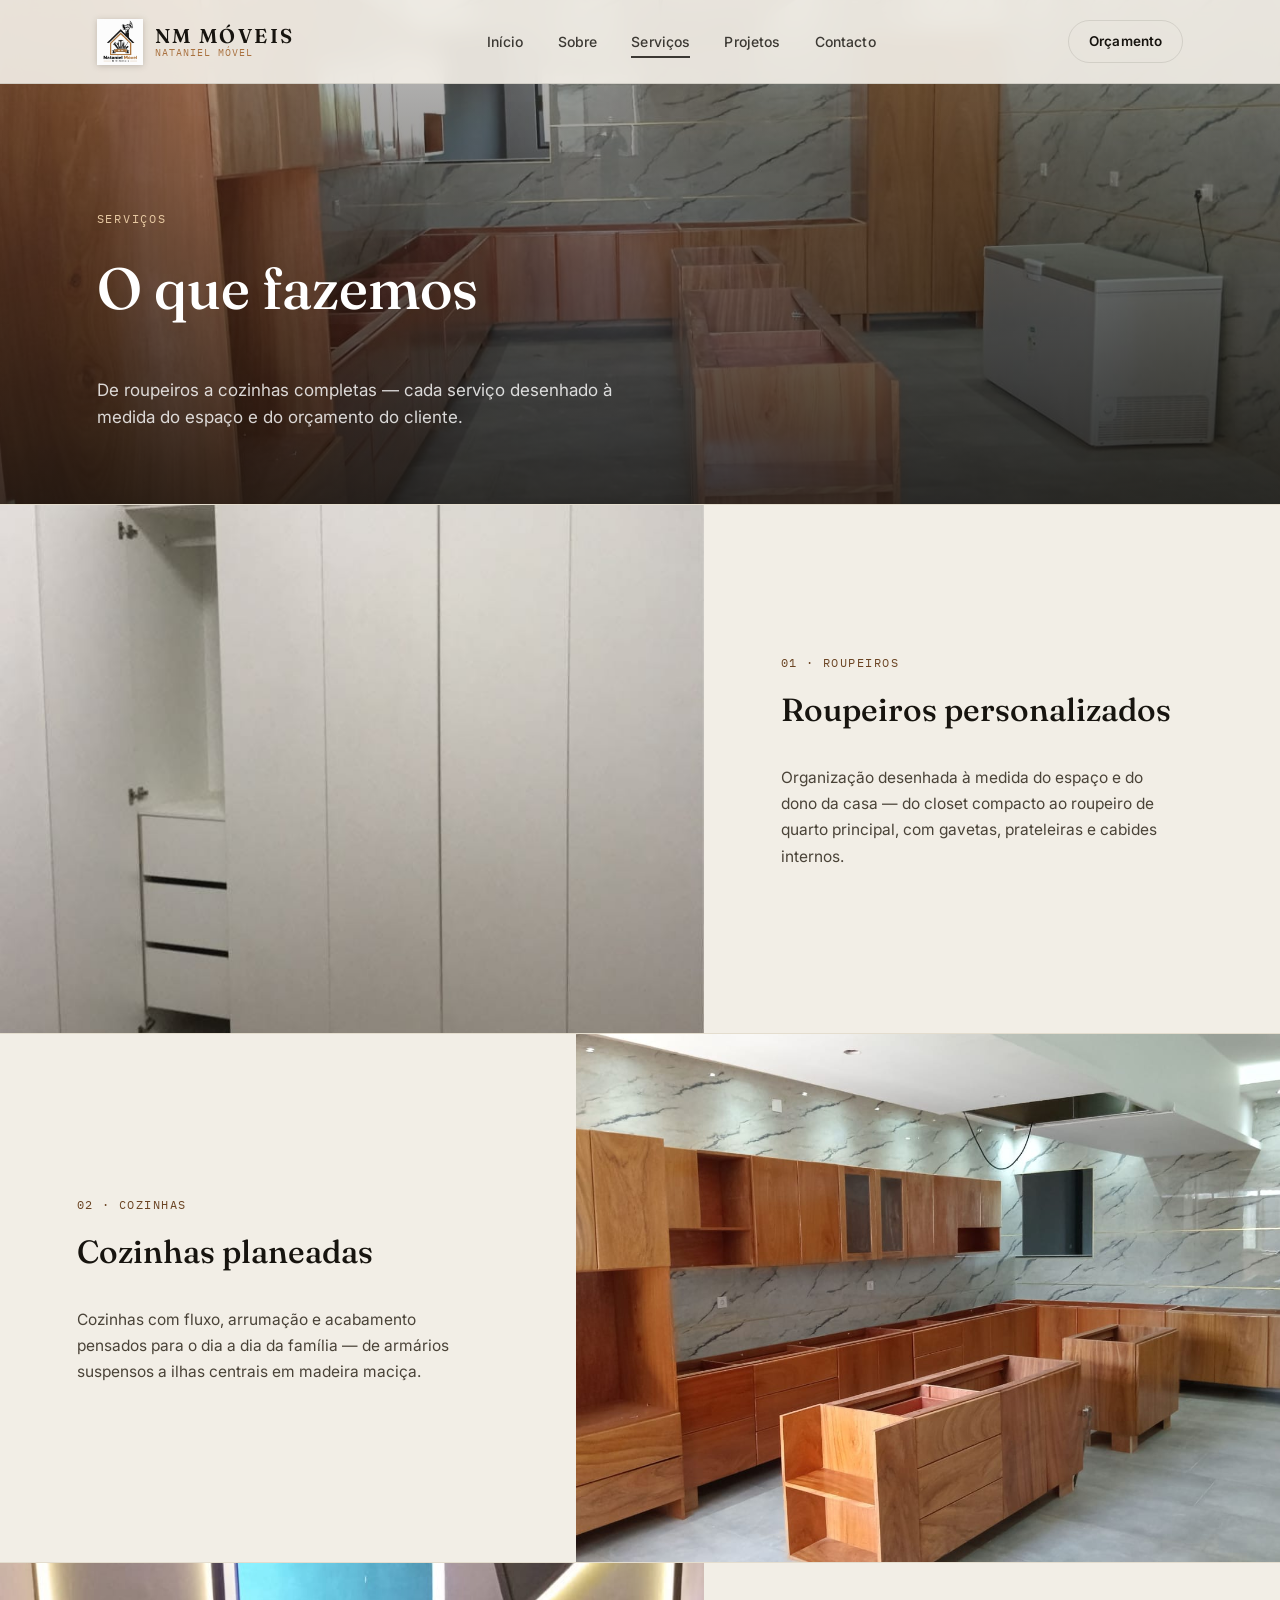
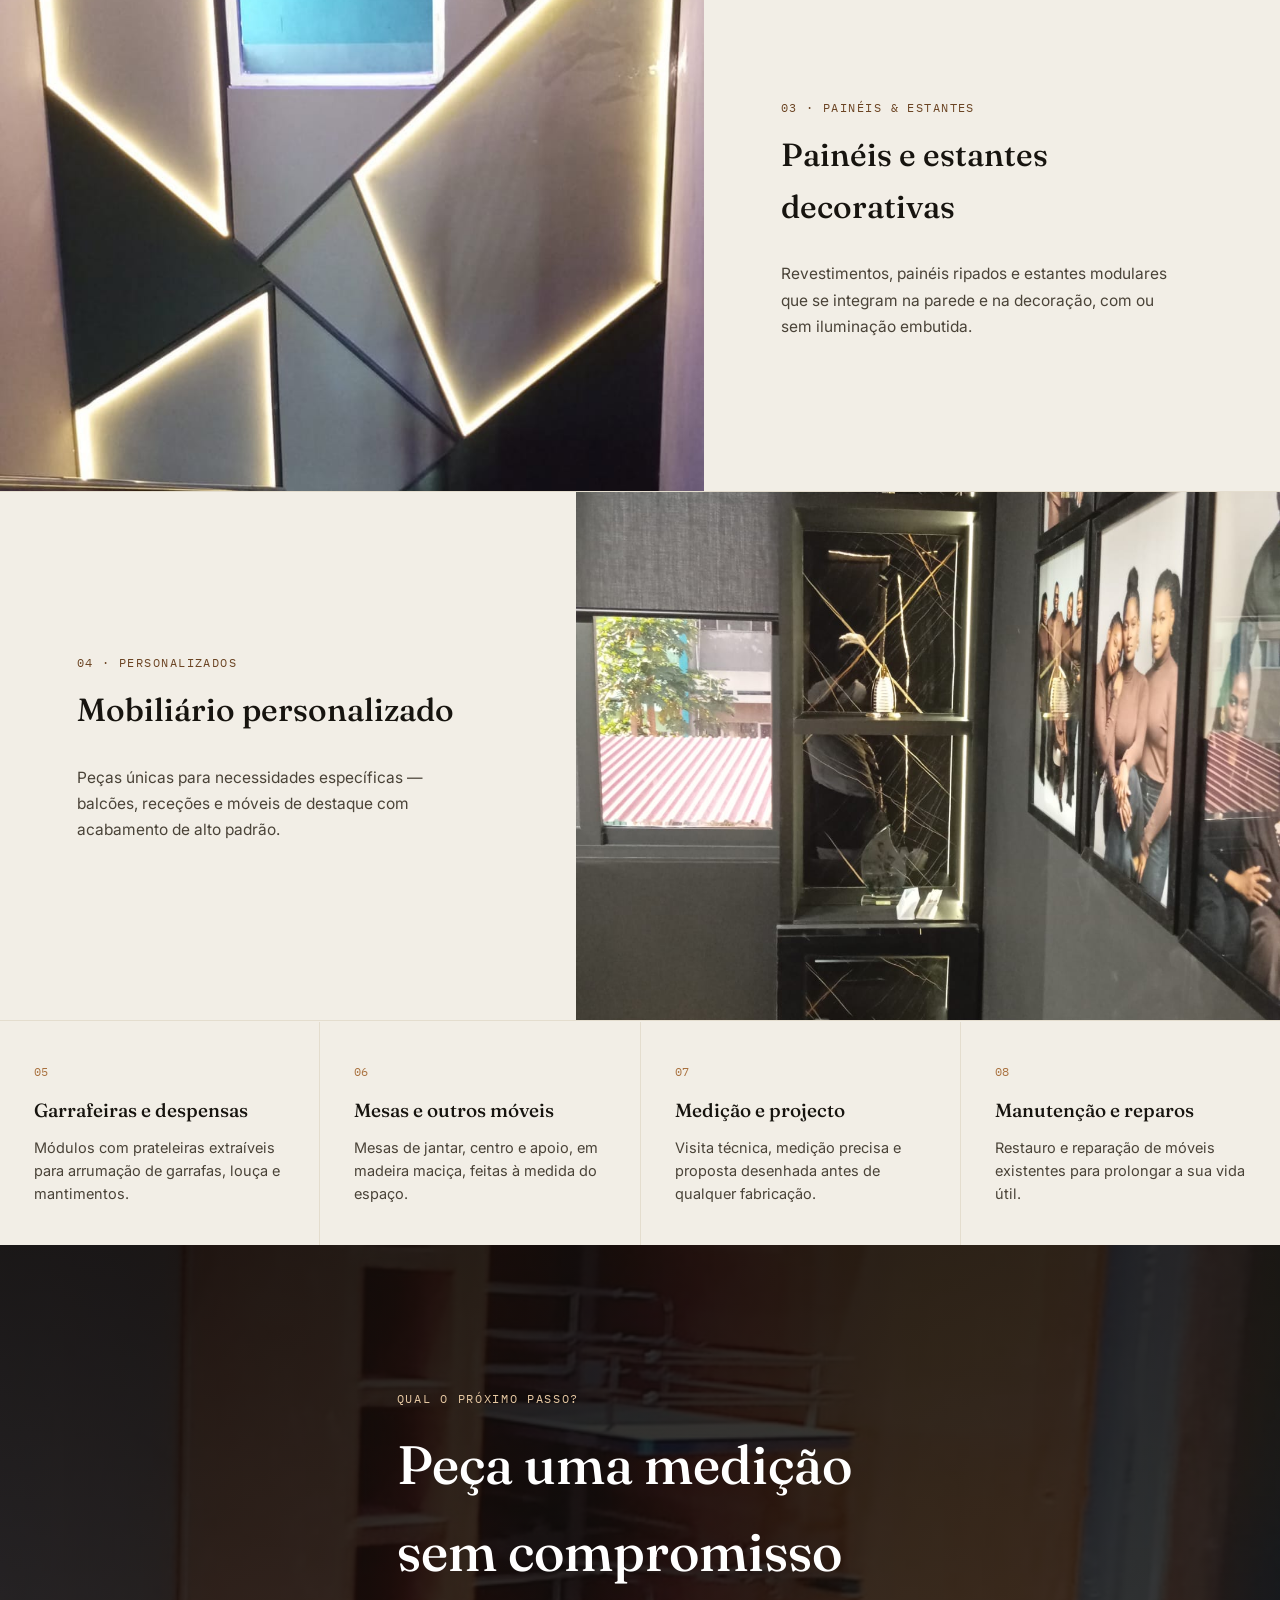
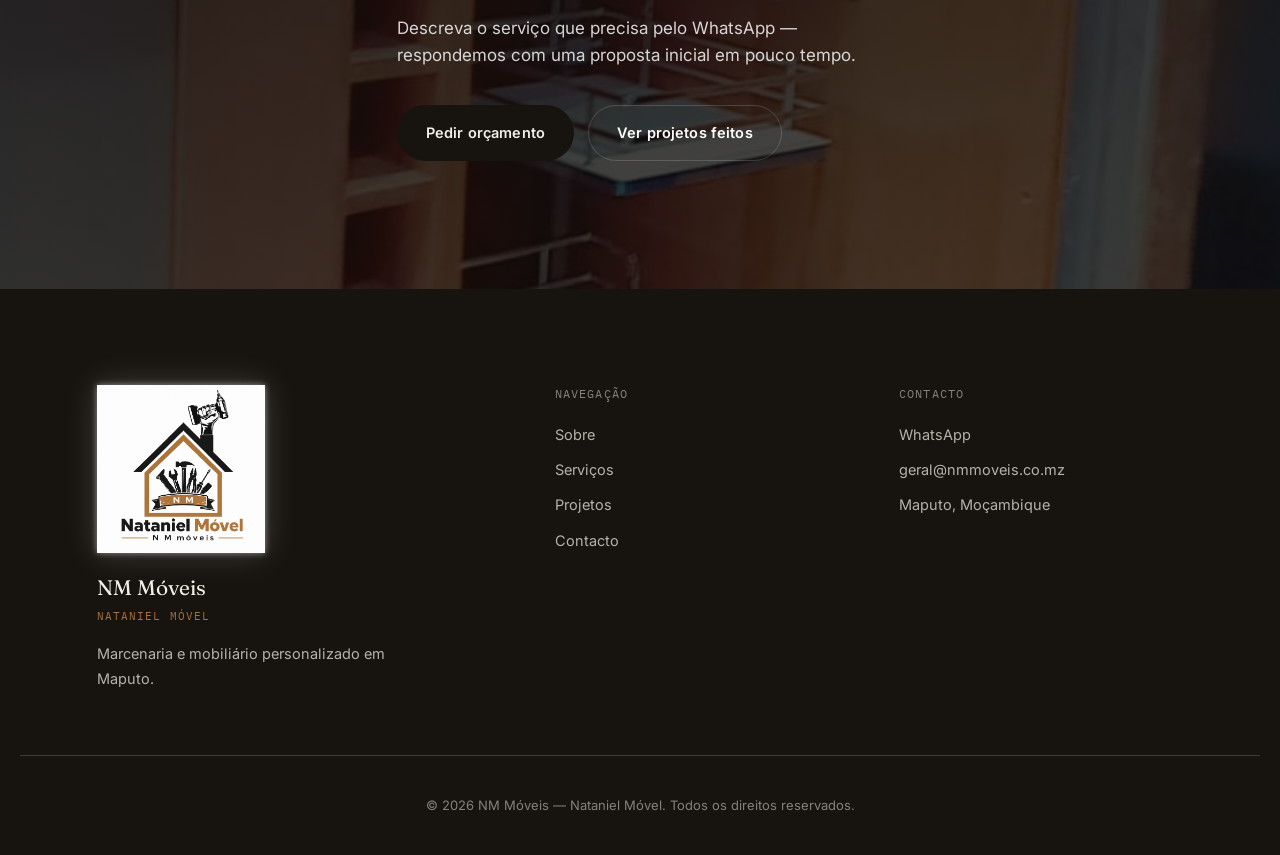
<file: servicos.html>
<!DOCTYPE html>
<html lang="pt-MZ">
<head>
<meta charset="UTF-8">
<meta name="viewport" content="width=device-width, initial-scale=1.0">

<title>Serviços — NM Móveis</title>
<meta name="description" content="Roupeiros, cozinhas, painéis decorativos e mobiliário personalizado sob medida — serviços de marcenaria da NM Móveis em Maputo.">

<link rel="preconnect" href="https://fonts.googleapis.com">
<link rel="preconnect" href="https://fonts.gstatic.com" crossorigin>
<link href="https://fonts.googleapis.com/css2?family=Fraunces:opsz,wght@9..144,300;9..144,400;9..144,500;9..144,600&family=Inter:wght@300;400;500;600&family=IBM+Plex+Mono:wght@400;500&display=swap" rel="stylesheet">

<link rel="icon" href="assets/img/logo.jpg">
<link rel="stylesheet" href="style.css">
</head>
<body>

<div class="scroll-progress" id="scroll-progress"></div>

<header class="site-header solid" id="site-header">
  <div class="header-inner">
    <a href="index.html" class="brand">
      <div class="brand-logo"><img src="assets/img/logo.jpg" alt="NM Móveis"></div>
      <div class="brand-word">
        <span class="brand-name">NM Móveis</span>
        <span class="brand-tagline">Nataniel Móvel</span>
      </div>
    </a>
    <nav class="main-nav" id="main-nav">
      <ul>
        <li><a href="index.html">Início</a></li>
        <li><a href="sobre.html">Sobre</a></li>
        <li><a href="servicos.html">Serviços</a></li>
        <li><a href="projetos.html">Projetos</a></li>
        <li><a href="contacto.html">Contacto</a></li>
      </ul>
    </nav>
    <div class="header-actions">
      <a href="https://wa.me/258873429456" target="_blank" rel="noopener" class="btn btn-ghost header-cta">Orçamento</a>
      <button class="menu-toggle" id="menu-toggle" aria-label="Abrir menu" aria-expanded="false">
        <span></span><span></span><span></span>
      </button>
    </div>
  </div>
</header>

<main>

  <section class="page-hero">
    <img src="assets/img/cozinha-marmore.jpg" alt="Cozinha em madeira maciça com paredes em mármore, projeto NM Móveis" loading="eager">
    <div class="page-hero-inner">
      <p class="eyebrow">Serviços</p>
      <h1 class="page-hero-title split-title">O que fazemos</h1>
      <p class="page-hero-desc">De roupeiros a cozinhas completas — cada serviço desenhado à medida do espaço e do orçamento do cliente.</p>
    </div>
  </section>

  <!-- ================= BLOCOS PRINCIPAIS ================= -->
  <div class="services-list">

    <article class="service-row reveal">
      <div class="service-media"><img src="assets/img/roupeiro-branco.jpg" alt="Roupeiro branco sob medida" loading="lazy"></div>
      <div class="service-content">
        <span class="service-index">01 · Roupeiros</span>
        <h3>Roupeiros personalizados</h3>
        <p>Organização desenhada à medida do espaço e do dono da casa — do closet compacto ao roupeiro de quarto principal, com gavetas, prateleiras e cabides internos.</p>
      </div>
    </article>

    <article class="service-row service-row--reverse reveal">
      <div class="service-media"><img src="assets/img/cozinha-ilha.jpg" alt="Cozinha planeada com ilha central em madeira" loading="lazy"></div>
      <div class="service-content">
        <span class="service-index">02 · Cozinhas</span>
        <h3>Cozinhas planeadas</h3>
        <p>Cozinhas com fluxo, arrumação e acabamento pensados para o dia a dia da família — de armários suspensos a ilhas centrais em madeira maciça.</p>
      </div>
    </article>

    <article class="service-row reveal">
      <div class="service-media"><img src="assets/img/painel-decorativo.jpg" alt="Painel de madeira decorativo com iluminação embutida" loading="lazy"></div>
      <div class="service-content">
        <span class="service-index">03 · Painéis &amp; estantes</span>
        <h3>Painéis e estantes decorativas</h3>
        <p>Revestimentos, painéis ripados e estantes modulares que se integram na parede e na decoração, com ou sem iluminação embutida.</p>
      </div>
    </article>

    <article class="service-row service-row--reverse reveal">
      <div class="service-media"><img src="assets/img/estante-luxo.jpg" alt="Móvel personalizado em mármore com acabamento de luxo" loading="lazy"></div>
      <div class="service-content">
        <span class="service-index">04 · Personalizados</span>
        <h3>Mobiliário personalizado</h3>
        <p>Peças únicas para necessidades específicas — balcões, receções e móveis de destaque com acabamento de alto padrão.</p>
      </div>
    </article>

    <!-- ================= SERVIÇOS COMPACTOS ================= -->
    <div class="services-compact">

      <div class="service-compact-card reveal">
        <span class="compact-mark">05</span>
        <h4>Garrafeiras e despensas</h4>
        <p>Módulos com prateleiras extraíveis para arrumação de garrafas, louça e mantimentos.</p>
      </div>

      <div class="service-compact-card reveal">
        <span class="compact-mark">06</span>
        <h4>Mesas e outros móveis</h4>
        <p>Mesas de jantar, centro e apoio, em madeira maciça, feitas à medida do espaço.</p>
      </div>

      <div class="service-compact-card reveal">
        <span class="compact-mark">07</span>
        <h4>Medição e projecto</h4>
        <p>Visita técnica, medição precisa e proposta desenhada antes de qualquer fabricação.</p>
      </div>

      <div class="service-compact-card reveal">
        <span class="compact-mark">08</span>
        <h4>Manutenção e reparos</h4>
        <p>Restauro e reparação de móveis existentes para prolongar a sua vida útil.</p>
      </div>

    </div>

  </div>

  <!-- ================= CTA ================= -->
  <section class="contact-cta">
    <img src="assets/img/garrafeira.jpg" alt="Garrafeira em madeira sob medida, projeto NM Móveis" loading="lazy">
    <div class="container contact-cta-inner reveal">
      <p class="eyebrow eyebrow--light">Qual o próximo passo?</p>
      <h2 class="contact-cta-title">Peça uma medição sem compromisso</h2>
      <p class="contact-cta-text">Descreva o serviço que precisa pelo WhatsApp — respondemos com uma proposta inicial em pouco tempo.</p>
      <div class="contact-cta-actions">
        <a href="https://wa.me/258873429456" target="_blank" rel="noopener" class="btn btn-primary">Pedir orçamento</a>
        <a href="projetos.html" class="btn btn-outline btn-outline--light">Ver projetos feitos</a>
      </div>
    </div>
  </section>

</main>

<footer class="site-footer">
  <div class="container footer-inner">
    <div class="footer-brand">
      <div class="footer-logo"><img src="assets/img/logo.jpg" alt="NM Móveis"></div>
      <p class="footer-name">NM Móveis</p>
      <p class="footer-tagline">Nataniel Móvel</p>
      <p class="footer-desc">Marcenaria e mobiliário personalizado em Maputo.</p>
    </div>
    <div class="footer-col">
      <p class="footer-heading">Navegação</p>
      <ul>
        <li><a href="sobre.html">Sobre</a></li>
        <li><a href="servicos.html">Serviços</a></li>
        <li><a href="projetos.html">Projetos</a></li>
        <li><a href="contacto.html">Contacto</a></li>
      </ul>
    </div>
    <div class="footer-col">
      <p class="footer-heading">Contacto</p>
      <ul>
        <li><a href="https://wa.me/258873429456" target="_blank" rel="noopener">WhatsApp</a></li>
        <li><a href="mailto:geral@nmmoveis.co.mz">geral@nmmoveis.co.mz</a></li>
        <li>Maputo, Moçambique</li>
      </ul>
    </div>
  </div>
  <div class="footer-bottom container">
    <p>© <span id="year"></span> NM Móveis — Nataniel Móvel. Todos os direitos reservados.</p>
  </div>
</footer>

<button class="to-top" id="to-top" aria-label="Voltar ao topo">↑</button>

<script src="script.js"></script>
</body>
</html>
</file>
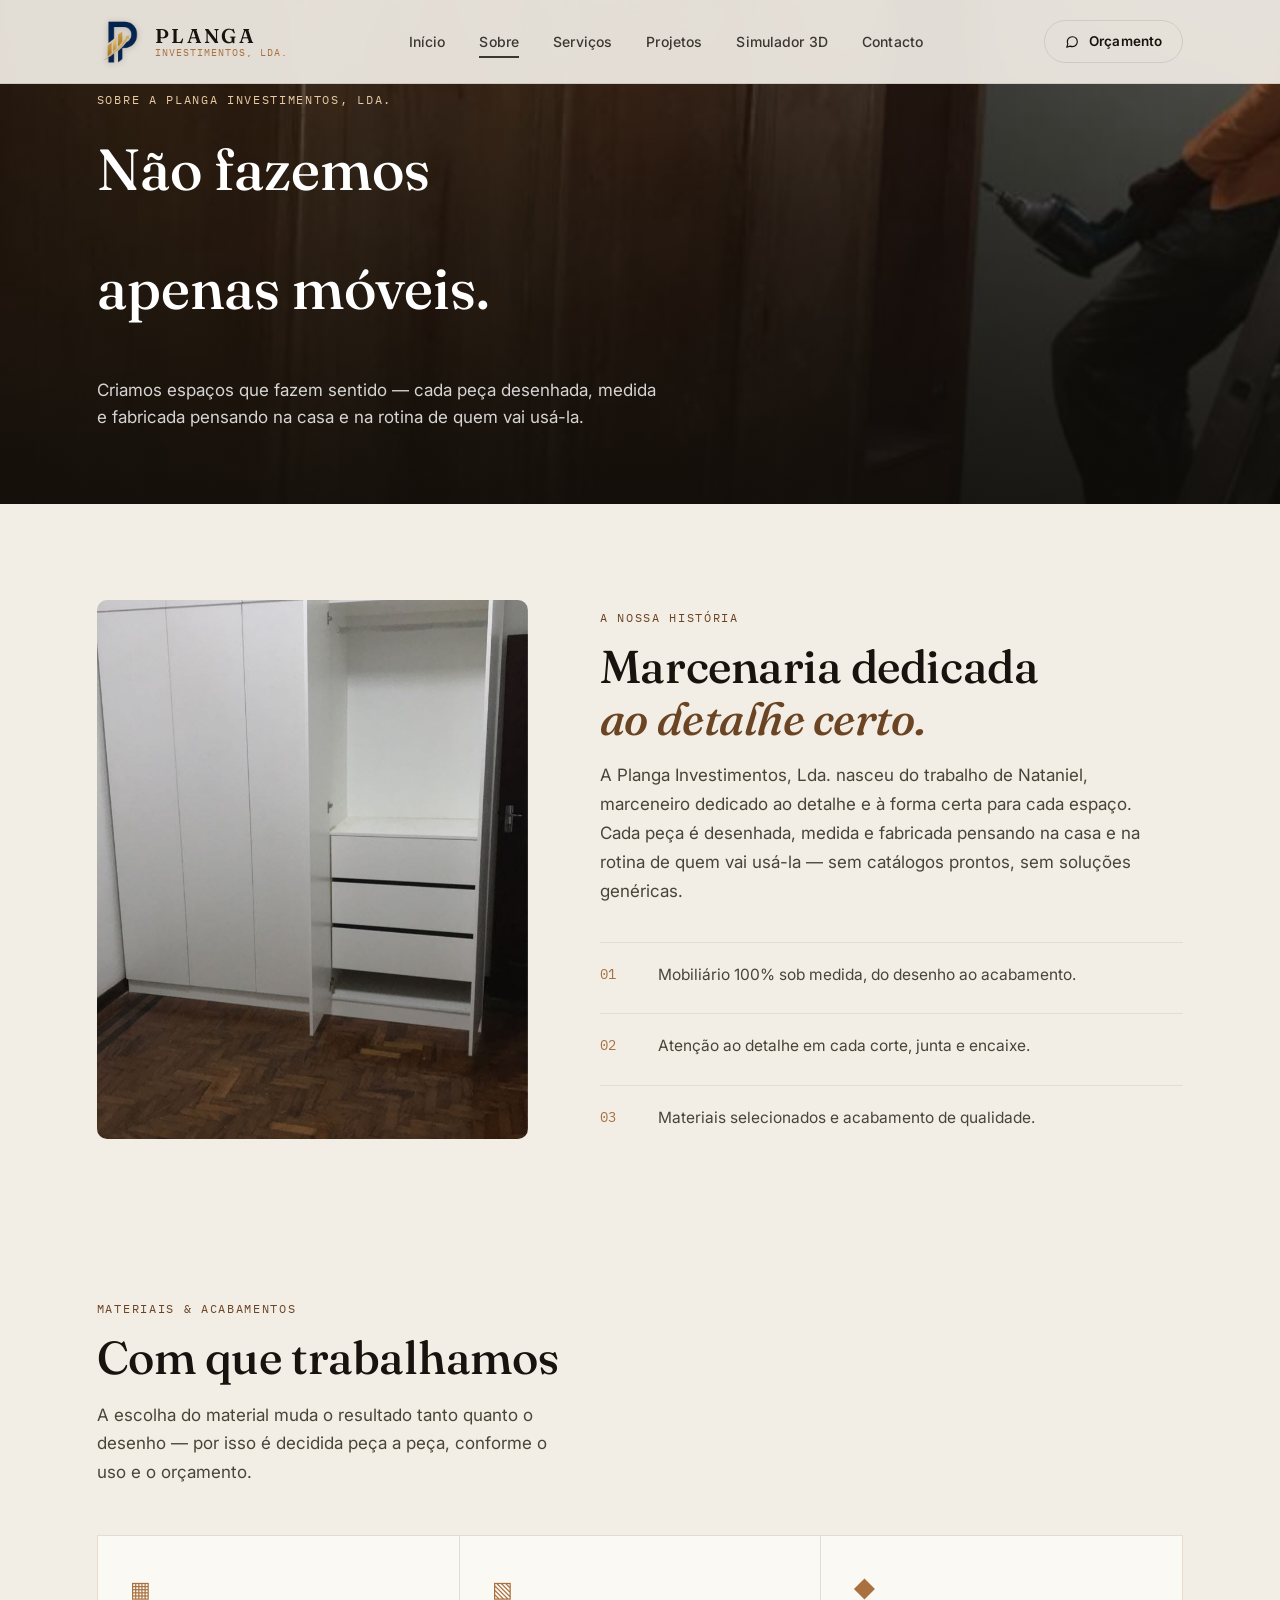
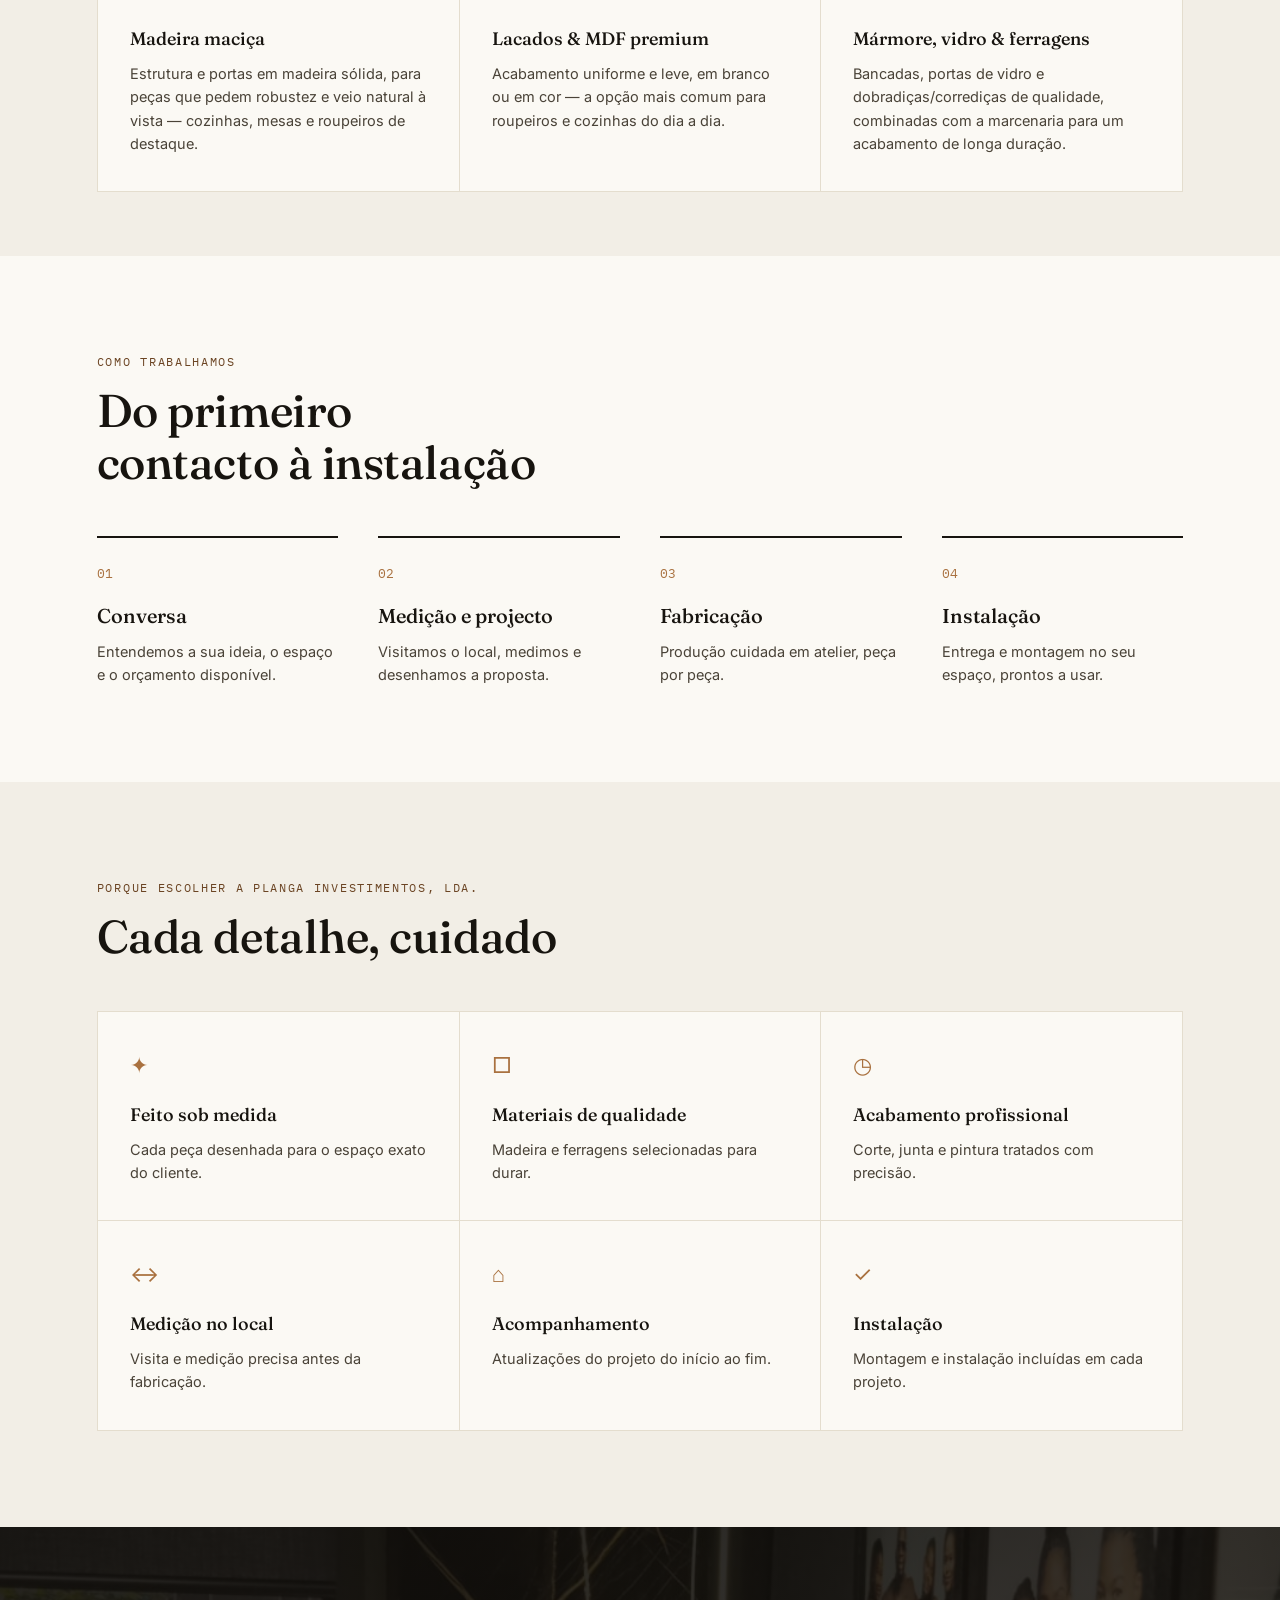
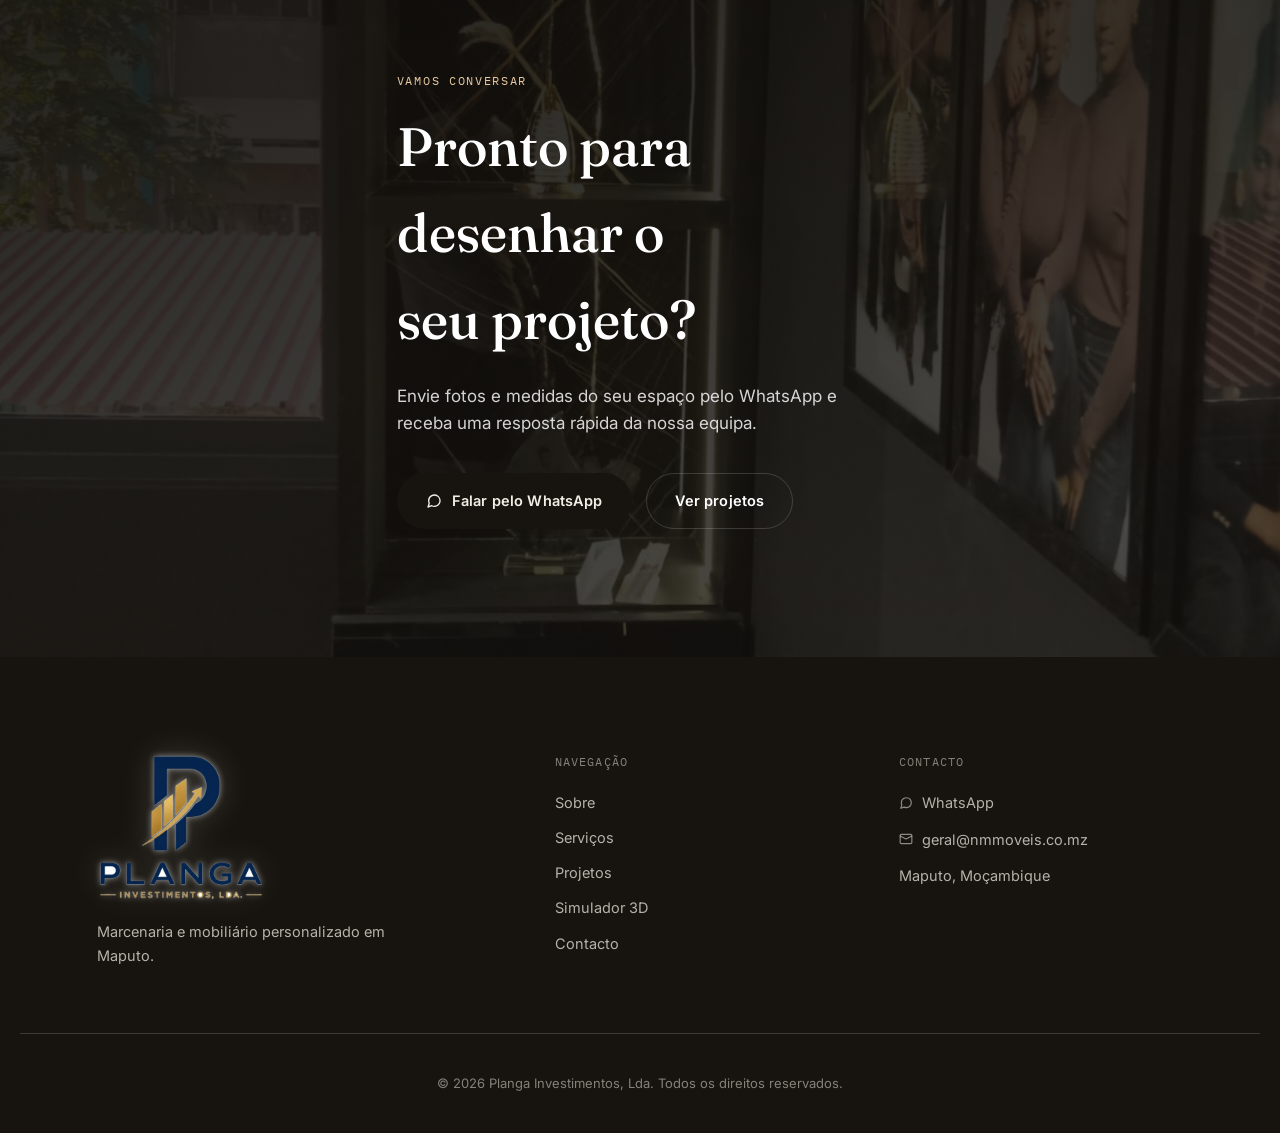
<file: sobre.html>
<!DOCTYPE html>
<html lang="pt-MZ">
<head>
<meta charset="UTF-8">
<meta name="viewport" content="width=device-width, initial-scale=1.0">

<title>Sobre a Planga Investimentos, Lda.</title>
<meta name="description" content="Conheça a Planga Investimentos, Lda. — a marcenaria de Nataniel em Maputo. Como trabalhamos, do primeiro contacto à instalação, e porque escolher mobiliário sob medida.">

<meta name="theme-color" content="#17140F">
<link rel="apple-touch-icon" href="assets/img/favicon-planga.png">

<meta property="og:type" content="website">
<meta property="og:site_name" content="Planga Investimentos, Lda.">
<meta property="og:locale" content="pt_MZ">
<meta property="og:title" content="Sobre a Planga Investimentos, Lda.">
<meta property="og:description" content="Conheça a Planga Investimentos, Lda. — a marcenaria de Nataniel em Maputo. Como trabalhamos, do primeiro contacto à instalação, e porque escolher mobiliário sob medida.">
<meta property="og:image" content="assets/img/og-share.jpg">
<meta property="og:image:width" content="1200">
<meta property="og:image:height" content="630">
<meta name="twitter:card" content="summary_large_image">
<meta name="twitter:title" content="Sobre a Planga Investimentos, Lda.">
<meta name="twitter:description" content="Conheça a Planga Investimentos, Lda. — a marcenaria de Nataniel em Maputo. Como trabalhamos, do primeiro contacto à instalação, e porque escolher mobiliário sob medida.">
<meta name="twitter:image" content="assets/img/og-share.jpg">

<link rel="preconnect" href="https://fonts.googleapis.com">
<link rel="preconnect" href="https://fonts.gstatic.com" crossorigin>
<link href="https://fonts.googleapis.com/css2?family=Fraunces:opsz,wght@9..144,300;9..144,400;9..144,500;9..144,600&family=Inter:wght@300;400;500;600&family=IBM+Plex+Mono:wght@400;500&display=swap" rel="stylesheet">

<link rel="icon" type="image/png" sizes="256x256" href="assets/img/favicon-planga.png">
<link rel="stylesheet" href="style.css">
</head>
<body>

<div class="scroll-progress" id="scroll-progress"></div>

<header class="site-header solid" id="site-header">
  <div class="header-inner">
    <a href="index.html" class="brand">
      <div class="brand-logo"><img src="assets/img/logo-planga-mark.png" alt="Planga Investimentos, Lda."></div>
      <div class="brand-word">
        <span class="brand-name">Planga</span>
        <span class="brand-tagline">Investimentos, Lda.</span>
      </div>
    </a>
    <nav class="main-nav" id="main-nav">
      <ul>
        <li><a href="index.html">Início</a></li>
        <li><a href="sobre.html">Sobre</a></li>
        <li><a href="servicos.html">Serviços</a></li>
        <li><a href="projetos.html">Projetos</a></li>
        <li><a href="simulador.html">Simulador 3D</a></li>
        <li><a href="contacto.html">Contacto</a></li>
      </ul>
    </nav>
    <div class="header-actions">
      <a href="https://wa.me/258873429456" target="_blank" rel="noopener" class="btn btn-ghost header-cta"><svg class="icon-inline" viewBox="0 0 24 24" fill="none" stroke="currentColor" stroke-width="2" stroke-linecap="round" stroke-linejoin="round" aria-hidden="true"><path d="M21 11.5a8.38 8.38 0 0 1-.9 3.8 8.5 8.5 0 0 1-7.6 4.7 8.38 8.38 0 0 1-3.8-.9L3 21l1.9-5.7a8.38 8.38 0 0 1-.9-3.8 8.5 8.5 0 0 1 4.7-7.6 8.38 8.38 0 0 1 3.8-.9h.5a8.48 8.48 0 0 1 8 8v.5z"/></svg>Orçamento</a>
      <button class="menu-toggle" id="menu-toggle" aria-label="Abrir menu" aria-expanded="false">
        <span></span><span></span><span></span>
      </button>
    </div>
  </div>
</header>

<main>

  <section class="page-hero">
    <img src="assets/img/sobre-artesao.jpg" alt="Marceneiro da Planga Investimentos, Lda. a instalar um roupeiro sob medida" loading="eager">
    <div class="page-hero-inner">
      <p class="eyebrow">Sobre a Planga Investimentos, Lda.</p>
      <h1 class="page-hero-title split-title">Não fazemos apenas móveis.</h1>
      <p class="page-hero-desc">Criamos espaços que fazem sentido — cada peça desenhada, medida e fabricada pensando na casa e na rotina de quem vai usá-la.</p>
    </div>
  </section>

  <!-- ================= HISTÓRIA ================= -->
  <section class="section">
    <div class="container about-grid">

      <div class="about-media reveal">
        <div class="about-image-frame">
          <img src="assets/img/roupeiro-embutido.jpg" alt="Roupeiro embutido em madeira lacada, projeto Planga Investimentos, Lda." loading="lazy">
        </div>
      </div>

      <div class="about-content reveal">
        <p class="eyebrow">A nossa história</p>
        <h2 class="section-title">Marcenaria dedicada<br><em>ao detalhe certo.</em></h2>
        <p class="section-text">
          A Planga Investimentos, Lda. nasceu do trabalho de Nataniel, marceneiro dedicado
          ao detalhe e à forma certa para cada espaço. Cada peça é desenhada,
          medida e fabricada pensando na casa e na rotina de quem vai usá-la —
          sem catálogos prontos, sem soluções genéricas.
        </p>

        <div class="about-points">
          <div class="about-point">
            <span class="point-mark">01</span>
            <p>Mobiliário 100% sob medida, do desenho ao acabamento.</p>
          </div>
          <div class="about-point">
            <span class="point-mark">02</span>
            <p>Atenção ao detalhe em cada corte, junta e encaixe.</p>
          </div>
          <div class="about-point">
            <span class="point-mark">03</span>
            <p>Materiais selecionados e acabamento de qualidade.</p>
          </div>
        </div>
      </div>

    </div>
  </section>

  <!-- ================= MATERIAIS ================= -->
  <section class="section section--tight">
    <div class="container">
      <div class="section-head reveal">
        <p class="eyebrow">Materiais &amp; acabamentos</p>
        <h2 class="section-title">Com que trabalhamos</h2>
        <p class="section-text section-text--narrow">A escolha do material muda o resultado tanto quanto o desenho — por isso é decidida peça a peça, conforme o uso e o orçamento.</p>
      </div>

      <div class="why-grid materials-grid">
        <div class="why-item reveal">
          <div class="why-icon">▦</div>
          <h3>Madeira maciça</h3>
          <p>Estrutura e portas em madeira sólida, para peças que pedem robustez e veio natural à vista — cozinhas, mesas e roupeiros de destaque.</p>
        </div>
        <div class="why-item reveal">
          <div class="why-icon">▧</div>
          <h3>Lacados &amp; MDF premium</h3>
          <p>Acabamento uniforme e leve, em branco ou em cor — a opção mais comum para roupeiros e cozinhas do dia a dia.</p>
        </div>
        <div class="why-item reveal">
          <div class="why-icon">◆</div>
          <h3>Mármore, vidro &amp; ferragens</h3>
          <p>Bancadas, portas de vidro e dobradiças/corrediças de qualidade, combinadas com a marcenaria para um acabamento de longa duração.</p>
        </div>
      </div>
    </div>
  </section>

  <!-- ================= PROCESSO ================= -->
  <section class="section section--alt">
    <div class="container">
      <div class="section-head reveal">
        <p class="eyebrow">Como trabalhamos</p>
        <h2 class="section-title">Do primeiro contacto à instalação</h2>
      </div>

      <div class="process-track">
        <div class="process-step reveal">
          <span class="process-number">01</span>
          <h3>Conversa</h3>
          <p>Entendemos a sua ideia, o espaço e o orçamento disponível.</p>
        </div>
        <div class="process-step reveal">
          <span class="process-number">02</span>
          <h3>Medição e projecto</h3>
          <p>Visitamos o local, medimos e desenhamos a proposta.</p>
        </div>
        <div class="process-step reveal">
          <span class="process-number">03</span>
          <h3>Fabricação</h3>
          <p>Produção cuidada em atelier, peça por peça.</p>
        </div>
        <div class="process-step reveal">
          <span class="process-number">04</span>
          <h3>Instalação</h3>
          <p>Entrega e montagem no seu espaço, prontos a usar.</p>
        </div>
      </div>
    </div>
  </section>

  <!-- ================= PORQUE ESCOLHER ================= -->
  <section class="section">
    <div class="container">
      <div class="section-head reveal">
        <p class="eyebrow">Porque escolher a Planga Investimentos, Lda.</p>
        <h2 class="section-title">Cada detalhe, cuidado</h2>
      </div>

      <div class="why-grid">
        <div class="why-item reveal"><div class="why-icon">✦</div><h3>Feito sob medida</h3><p>Cada peça desenhada para o espaço exato do cliente.</p></div>
        <div class="why-item reveal"><div class="why-icon">□</div><h3>Materiais de qualidade</h3><p>Madeira e ferragens selecionadas para durar.</p></div>
        <div class="why-item reveal"><div class="why-icon">◷</div><h3>Acabamento profissional</h3><p>Corte, junta e pintura tratados com precisão.</p></div>
        <div class="why-item reveal"><div class="why-icon">↔</div><h3>Medição no local</h3><p>Visita e medição precisa antes da fabricação.</p></div>
        <div class="why-item reveal"><div class="why-icon">⌂</div><h3>Acompanhamento</h3><p>Atualizações do projeto do início ao fim.</p></div>
        <div class="why-item reveal"><div class="why-icon">✓</div><h3>Instalação</h3><p>Montagem e instalação incluídas em cada projeto.</p></div>
      </div>
    </div>
  </section>

  <!-- ================= CTA ================= -->
  <section class="contact-cta">
    <img src="assets/img/estante-luxo.jpg" alt="Estante decorativa em mármore, projeto Planga Investimentos, Lda." loading="lazy">
    <div class="container contact-cta-inner reveal">
      <p class="eyebrow eyebrow--light">Vamos conversar</p>
      <h2 class="contact-cta-title">Pronto para desenhar o seu projeto?</h2>
      <p class="contact-cta-text">Envie fotos e medidas do seu espaço pelo WhatsApp e receba uma resposta rápida da nossa equipa.</p>
      <div class="contact-cta-actions">
        <a href="https://wa.me/258873429456" target="_blank" rel="noopener" class="btn btn-primary"><svg class="icon-inline" viewBox="0 0 24 24" fill="none" stroke="currentColor" stroke-width="2" stroke-linecap="round" stroke-linejoin="round" aria-hidden="true"><path d="M21 11.5a8.38 8.38 0 0 1-.9 3.8 8.5 8.5 0 0 1-7.6 4.7 8.38 8.38 0 0 1-3.8-.9L3 21l1.9-5.7a8.38 8.38 0 0 1-.9-3.8 8.5 8.5 0 0 1 4.7-7.6 8.38 8.38 0 0 1 3.8-.9h.5a8.48 8.48 0 0 1 8 8v.5z"/></svg>Falar pelo WhatsApp</a>
        <a href="projetos.html" class="btn btn-outline btn-outline--light">Ver projetos</a>
      </div>
    </div>
  </section>

</main>

<footer class="site-footer">
  <div class="container footer-inner">
    <div class="footer-brand">
      <div class="footer-logo"><img src="assets/img/logo-planga.png" alt="Planga Investimentos, Lda."></div>
      <p class="footer-desc">Marcenaria e mobiliário personalizado em Maputo.</p>
    </div>
    <div class="footer-col">
      <p class="footer-heading">Navegação</p>
      <ul>
        <li><a href="sobre.html">Sobre</a></li>
        <li><a href="servicos.html">Serviços</a></li>
        <li><a href="projetos.html">Projetos</a></li>
        <li><a href="simulador.html">Simulador 3D</a></li>
        <li><a href="contacto.html">Contacto</a></li>
      </ul>
    </div>
    <div class="footer-col">
      <p class="footer-heading">Contacto</p>
      <ul>
        <li><a href="https://wa.me/258873429456" target="_blank" rel="noopener" class="footer-link-icon"><svg class="icon-inline" viewBox="0 0 24 24" fill="none" stroke="currentColor" stroke-width="2" stroke-linecap="round" stroke-linejoin="round" aria-hidden="true"><path d="M21 11.5a8.38 8.38 0 0 1-.9 3.8 8.5 8.5 0 0 1-7.6 4.7 8.38 8.38 0 0 1-3.8-.9L3 21l1.9-5.7a8.38 8.38 0 0 1-.9-3.8 8.5 8.5 0 0 1 4.7-7.6 8.38 8.38 0 0 1 3.8-.9h.5a8.48 8.48 0 0 1 8 8v.5z"/></svg>WhatsApp</a></li>
        <li><a href="mailto:geral@nmmoveis.co.mz" class="footer-link-icon"><svg class="icon-inline" viewBox="0 0 24 24" fill="none" stroke="currentColor" stroke-width="2" stroke-linecap="round" stroke-linejoin="round" aria-hidden="true"><rect x="2" y="4" width="20" height="16" rx="2"/><path d="m22 7-10 5L2 7"/></svg>geral@nmmoveis.co.mz</a></li>
        <li>Maputo, Moçambique</li>
      </ul>
    </div>
  </div>
  <div class="footer-bottom container">
    <p>© <span id="year"></span> Planga Investimentos, Lda. Todos os direitos reservados.</p>
  </div>
</footer>

<button class="to-top" id="to-top" aria-label="Voltar ao topo">↑</button>

<script src="script.js"></script>
</body>
</html>
</file>
<file: style.css>
/* ================================================================
   NM MÓVEIS — style.css
   Sistema de design partilhado por todas as páginas do site.
================================================================ */

:root {

  /* ---- cor ---- */
  --ink:        #17140F;   /* texto principal / fundos escuros */
  --ink-soft:   #4A4338;   /* texto secundário sobre --paper */
  --paper:      #F2EEE6;   /* fundo claro principal */
  --paper-dim:  #E4DDCE;   /* bordas / divisores sobre --paper */
  --cream:      #FBF9F4;   /* superfícies elevadas (cards) sobre --paper */
  --wood:       #A9713F;   /* acento — usar com moderação */
  --wood-deep:  #6B4423;   /* acento em hover / texto sobre --paper */
  --line-dark:  rgba(255,255,255,0.16);
  --line-light: rgba(23,20,15,0.10);

  /* ---- tipografia ---- */
  --font-display: "Fraunces", Georgia, serif;
  --font-body:    "Inter", -apple-system, "Segoe UI", sans-serif;
  --font-mono:    "IBM Plex Mono", ui-monospace, monospace;

  /* ---- layout ---- */
  --container: 1240px;
  --gutter: clamp(24px, 6vw, 80px);
  --header-h: 84px;
  --ease: cubic-bezier(.22, .61, .36, 1);

  /* ---- cantos: duas escalas só — molduras de foto e os painéis grandes da Início ---- */
  --radius-sm: 10px;
  --radius-lg: 16px;
}

*, *::before, *::after { box-sizing: border-box; }

html { scroll-behavior: smooth; scrollbar-width: thin; scrollbar-color: var(--paper-dim) var(--paper); }

/* ---------- seleção de texto e scrollbar (webkit) na cor da marca ---------- */
::selection { background: var(--wood); color: #fff; }
::-webkit-scrollbar { width: 12px; height: 12px; }
::-webkit-scrollbar-track { background: var(--paper); }
::-webkit-scrollbar-thumb { background: var(--paper-dim); border-radius: 999px; border: 3px solid var(--paper); }
::-webkit-scrollbar-thumb:hover { background: var(--wood); }

/* ---------- foco de teclado: anel visível, mais claro sobre fundos escuros ---------- */
:focus-visible { outline: 2px solid var(--wood-deep); outline-offset: 3px; border-radius: 3px; }
.site-header.overlay :focus-visible,
.hero-full :focus-visible,
.panel :focus-visible,
.page-hero :focus-visible,
.contact-cta :focus-visible,
.site-footer :focus-visible {
  outline-color: #E7C9A3;
}

@media (prefers-reduced-motion: reduce) {
  html { scroll-behavior: auto; }
  * { animation-duration: 0.01ms !important; transition-duration: 0.01ms !important; }
}

body {
  margin: 0;
  background: var(--paper);
  color: var(--ink);
  font-family: var(--font-body);
  font-size: 16px;
  line-height: 1.6;
  -webkit-font-smoothing: antialiased;
  overflow-x: hidden;
  position: relative;
  /* entrada por CSS puro — funciona mesmo que o script.js falhe ao carregar */
  animation: bodyIn .5s ease both;
}
/* saída suave ao navegar para outra página (só existe se o JS a acrescentar) */
body.page-leaving { animation: none; opacity: 0; transition: opacity .32s ease; }
@keyframes bodyIn { from { opacity: 0; } to { opacity: 1; } }
@media (prefers-reduced-motion: reduce) {
  body { animation: none; }
  body.page-leaving { transition: none; opacity: 1; }
}

img { max-width: 100%; display: block; }

a { color: inherit; text-decoration: none; }

ul { list-style: none; margin: 0; padding: 0; }

.container { max-width: var(--container); margin: 0 auto; padding: 0 var(--gutter); }

.eyebrow {
  display: block;
  font-family: var(--font-mono);
  font-size: 12px;
  letter-spacing: 0.14em;
  text-transform: uppercase;
  color: var(--wood-deep);
  margin: 0 0 14px;
}
.eyebrow--light { color: #E7C9A3; }

h1, h2, h3, h4 { font-family: var(--font-display); font-weight: 500; margin: 0; text-wrap: balance; }

.section-title { font-size: clamp(30px, 4vw, 46px); line-height: 1.12; letter-spacing: -0.01em; }
.section-title em { font-style: italic; color: var(--wood-deep); }

.section-text { font-size: 17px; color: var(--ink-soft); max-width: 52ch; line-height: 1.7; }
.section-text--narrow { max-width: 42ch; }

.section-head { max-width: 640px; margin-bottom: 48px; }

/* ---------- botões ---------- */
.btn {
  display: inline-flex;
  align-items: center;
  gap: 10px;
  padding: 15px 28px;
  border-radius: 999px;
  font-family: var(--font-body);
  font-size: 14.5px;
  font-weight: 600;
  letter-spacing: 0.01em;
  border: 1px solid transparent;
  cursor: pointer;
  transition: transform .35s var(--ease), background-color .25s ease, border-color .25s ease, color .25s ease;
  white-space: nowrap;
}
.btn:hover { transform: translateY(-2px); }
.btn span { transition: transform .3s var(--ease); }
.btn:hover span { transform: translateX(3px); }

/* botões magnéticos: JS aplica --mx/--my ao mover o rato por cima */
.btn.magnetic { --mx: 0px; --my: 0px; transition: transform .25s cubic-bezier(.2,.9,.3,1.3); }
.btn.magnetic:hover { transform: translate(var(--mx), var(--my)); }
.btn.magnetic span { transition: transform .25s cubic-bezier(.2,.9,.3,1.3); }
@media (hover: none) { .btn.magnetic:hover { transform: none; } }

.btn-primary { background: var(--ink); color: var(--paper); }
.btn-primary:hover { background: var(--wood-deep); }

.btn-outline { background: transparent; color: var(--ink); border-color: var(--line-light); }
.btn-outline:hover { border-color: var(--ink); }
.btn-outline--light { color: #fff; border-color: var(--line-dark); }
.btn-outline--light:hover { border-color: #fff; }

.btn-ghost { background: transparent; color: var(--ink); font-size: 13.5px; padding: 10px 20px; border: 1px solid var(--line-light); }
.btn-ghost:hover { background: var(--ink); color: var(--paper); }

/* ---------- ícones inline (WhatsApp/email) em botões e links ---------- */
.icon-inline { width: 16px; height: 16px; flex: none; }
.header-cta .icon-inline { width: 14px; height: 14px; }
.contact-link .icon-inline { width: 15px; height: 15px; }
.footer-link-icon { display: inline-flex; align-items: center; gap: 9px; }
.footer-link-icon .icon-inline { width: 14px; height: 14px; opacity: 0.75; transition: opacity .25s ease; }
.footer-link-icon:hover .icon-inline { opacity: 1; }

/* ---------- header ---------- */
.site-header {
  position: fixed;
  top: 0; left: 0; right: 0;
  z-index: 200;
  height: var(--header-h);
  display: flex;
  align-items: center;
  transition: background-color .4s var(--ease), border-color .4s var(--ease), box-shadow .4s var(--ease);
  border-bottom: 1px solid transparent;
}
.site-header.overlay { background: linear-gradient(to bottom, rgba(0,0,0,0.42), transparent); }
.site-header.overlay .brand-tagline { color: #E7C9A3; }
.site-header.overlay.scrolled .brand-tagline { color: var(--wood); }
.site-header.overlay .brand-name,
.site-header.overlay .main-nav a,
.site-header.overlay .header-cta { color: #fff; }
.site-header.overlay .header-cta { border-color: var(--line-dark); }
.site-header.overlay .menu-toggle span { background: #fff; }

.site-header.solid,
.site-header.overlay.scrolled {
  background: rgba(242,238,230,0.92);
  backdrop-filter: blur(10px);
  border-bottom-color: var(--line-light);
}
.site-header.solid .brand-name, .site-header.overlay.scrolled .brand-name,
.site-header.solid .main-nav a, .site-header.overlay.scrolled .main-nav a,
.site-header.solid .header-cta, .site-header.overlay.scrolled .header-cta { color: var(--ink); }
.site-header.solid .header-cta, .site-header.overlay.scrolled .header-cta { border-color: var(--line-light); }
.site-header.solid .menu-toggle span, .site-header.overlay.scrolled .menu-toggle span { background: var(--ink); }

.header-inner {
  width: 100%;
  max-width: var(--container);
  margin: 0 auto;
  padding: 0 var(--gutter);
  display: flex;
  align-items: center;
  justify-content: space-between;
  gap: 24px;
}

.brand { display: flex; align-items: center; gap: 12px; }
.brand-logo { width: 46px; height: 46px; flex: none; }
.brand-logo img { width: 100%; height: 100%; object-fit: contain; display: block; }
/* halo claro para o logótipo (azul-marinho) se destacar sobre a foto escura do topo */
.site-header.overlay .brand-logo img {
  filter: drop-shadow(0 0 3px rgba(255,255,255,0.9)) drop-shadow(0 0 10px rgba(255,255,255,0.55));
}
.site-header.solid .brand-logo img, .site-header.overlay.scrolled .brand-logo img {
  filter: drop-shadow(0 1px 3px rgba(23,20,15,0.2));
}
.brand-word { display: flex; flex-direction: column; line-height: 1.15; }
.brand-name { font-family: var(--font-display); font-size: 20px; font-weight: 600; letter-spacing: 0.12em; text-transform: uppercase; transition: color .3s ease; }
.brand-tagline { font-family: var(--font-mono); font-size: 10px; letter-spacing: 0.1em; text-transform: uppercase; color: var(--wood); }

.main-nav ul { display: flex; gap: 34px; }
.main-nav a {
  font-size: 14px; font-weight: 500; letter-spacing: 0.01em;
  transition: color .3s ease, opacity .3s ease;
  opacity: 0.82;
  position: relative;
}
.main-nav a:hover { opacity: 1; }
.main-nav a::after {
  content: ""; position: absolute; left: 0; right: 0; bottom: -8px; height: 2px; background: currentColor;
  transform: scaleX(0); transform-origin: left; transition: transform .35s var(--ease);
}
.main-nav a:hover::after { transform: scaleX(1); }
.main-nav a.active::after { transform: scaleX(1); }

.header-actions { display: flex; align-items: center; gap: 18px; }
.header-cta { border: 1px solid; }

.menu-toggle {
  display: none; flex-direction: column; justify-content: center; gap: 5px;
  width: 34px; height: 34px; background: none; border: none; cursor: pointer; padding: 0;
}
.menu-toggle span { width: 100%; height: 2px; background: var(--ink); transition: transform .3s var(--ease), opacity .3s ease; }
.menu-toggle.active span:nth-child(1) { transform: translateY(7px) rotate(45deg); }
.menu-toggle.active span:nth-child(2) { opacity: 0; }
.menu-toggle.active span:nth-child(3) { transform: translateY(-7px) rotate(-45deg); }

/* ---------- reveal (com atraso escalonado, ver script.js) ---------- */
.reveal {
  opacity: 0; transform: translateY(28px);
  transition: opacity .8s var(--ease), transform .8s var(--ease);
  transition-delay: calc(var(--stagger, 0) * 90ms);
}
.reveal.in-view { opacity: 1; transform: none; }

/* ---------- barra de progresso do scroll ---------- */
.scroll-progress {
  position: fixed; top: 0; left: 0; height: 2px; width: 0%;
  background: var(--wood);
  z-index: 300;
  transition: width .1s linear;
}

/* ---------- lightbox: fundido ao trocar de imagem ---------- */
.lightbox-figure img { transition: opacity .22s ease, transform .22s ease; }
.lightbox-figure.swapping img { opacity: 0; transform: scale(0.98); }

/* ---------- voltar ao topo ---------- */
.to-top {
  position: fixed; right: 24px; bottom: 24px; z-index: 150;
  width: 46px; height: 46px; border-radius: 50%;
  background: var(--ink); color: var(--paper); border: none; cursor: pointer;
  display: flex; align-items: center; justify-content: center; font-size: 18px;
  opacity: 0; visibility: hidden; transform: translateY(10px);
  transition: opacity .3s ease, transform .3s ease, visibility .3s, background-color .25s ease;
  box-shadow: 0 8px 22px rgba(23,20,15,0.25);
}
.to-top.visible { opacity: 1; visibility: visible; transform: none; }
.to-top:hover { background: var(--wood-deep); }

/* ================================================================
   HOME — hero + painéis
================================================================ */
.hero-full {
  position: relative;
  height: 100vh;
  min-height: 620px;
  display: flex;
  align-items: center;
  justify-content: center;
  text-align: center;
  color: #fff;
  overflow: hidden;
}
.hero-full img { position: absolute; inset: 0; width: 100%; height: 100%; object-fit: cover; }
.hero-full::after {
  content: ""; position: absolute; inset: 0;
  background: linear-gradient(to bottom, rgba(23,20,15,0.55) 0%, rgba(23,20,15,0.28) 45%, rgba(23,20,15,0.66) 100%);
}
.hero-full-inner { position: relative; z-index: 2; max-width: 780px; padding: 0 24px; }
.hero-logo {
  width: clamp(150px, 17vw, 220px); margin: 0 auto 26px;
}
.hero-full .hero-logo img {
  position: static; width: 100%; height: auto; display: block; animation: none;
  filter: drop-shadow(0 0 4px rgba(255,255,255,0.9)) drop-shadow(0 0 26px rgba(255,255,255,0.5)) drop-shadow(0 14px 30px rgba(0,0,0,0.4));
}
.hero-full-title {
  font-size: clamp(38px, 6.4vw, 74px);
  line-height: 1.06;
  letter-spacing: -0.01em;
  margin-bottom: 20px;
}
.hero-full-desc { font-size: 18px; color: rgba(255,255,255,0.86); max-width: 46ch; margin: 0 auto 34px; }
.hero-full-actions { display: flex; gap: 14px; justify-content: center; flex-wrap: wrap; }

/* entrada escalonada do hero ao carregar a página (não depende de scroll) */
.hero-full-inner > * { opacity: 0; transform: translateY(22px); animation: heroIn .9s var(--ease) forwards; }
.hero-full-inner > *:nth-child(1) { animation-delay: .15s; }
.hero-full-inner > *:nth-child(2) { animation-delay: .32s; }
.hero-full-inner > *:nth-child(3) { animation-delay: .5s; }
.hero-full-inner > *:nth-child(4) { animation-delay: .68s; }
.hero-full-inner > *:nth-child(5) { animation-delay: .86s; }
@keyframes heroIn { to { opacity: 1; transform: none; } }
.hero-full img { animation: heroZoom 8s var(--ease) forwards; }
@keyframes heroZoom { from { transform: scale(1.08); } to { transform: scale(1); } }
@media (prefers-reduced-motion: reduce) {
  .hero-full-inner > * { animation: none; opacity: 1; transform: none; }
  .hero-full img { animation: none; }
}
.scroll-cue {
  position: absolute; bottom: 30px; left: 50%; transform: translateX(-50%);
  z-index: 2; width: 1px; height: 46px; background: rgba(255,255,255,0.5);
}
.scroll-cue::after {
  content: ""; position: absolute; top: 0; left: -3px; width: 7px; height: 7px; border-radius: 50%; background: #fff;
  animation: scrollCue 2.2s ease-in-out infinite;
}
@keyframes scrollCue { 0% { top: 0; opacity: 1; } 90% { opacity: 1; } 100% { top: 40px; opacity: 0; } }

/* painéis emoldurados: cada foto é um cartão com margem, cantos e espaço entre si */
.panels {
  display: flex; flex-direction: column; gap: 14px;
  padding: 14px clamp(10px, 1.6vw, 22px);
}
.panel {
  position: relative;
  min-height: max(84vh, 480px);
  display: flex;
  align-items: flex-end;
  color: #fff;
  overflow: hidden;
  border-radius: var(--radius-lg);
  box-shadow: 0 0 0 1px var(--paper-dim);
  isolation: isolate;
}
.panel img {
  position: absolute; inset: -10px; width: calc(100% + 20px); height: calc(100% + 20px); object-fit: cover;
  transition: transform .6s cubic-bezier(.2,.8,.2,1);
  will-change: transform;
}
.panel::after {
  content: ""; position: absolute; inset: 0;
  background: linear-gradient(to top, rgba(15,13,10,0.86) 0%, rgba(15,13,10,0.18) 55%, rgba(15,13,10,0.1) 100%);
}
/* o transform em si (tremulação/zoom ao seguir o rato) é aplicado via script.js */
.panel-inner {
  position: relative; z-index: 2; width: 100%;
  max-width: calc(var(--container) + 2 * var(--gutter)); margin: 0 auto;
  padding: 0 var(--gutter) clamp(32px, 5vw, 60px);
  display: flex; align-items: flex-end; justify-content: space-between; gap: 40px; flex-wrap: wrap;
}
.panel-text { max-width: 480px; }
.panel-index { font-family: var(--font-mono); font-size: 12px; color: rgba(255,255,255,0.6); letter-spacing: 0.14em; }
.panel-title { font-size: clamp(28px, 3.6vw, 42px); margin: 10px 0 12px; }
.panel-desc { color: rgba(255,255,255,0.82); font-size: 16px; max-width: 42ch; }
.panel-link {
  display: inline-flex; align-items: center; gap: 10px;
  font-family: var(--font-mono); font-size: 13px; letter-spacing: 0.06em; text-transform: uppercase;
  padding-bottom: 4px; border-bottom: 1px solid rgba(255,255,255,0.5);
  transition: border-color .3s ease, gap .3s ease;
}
.panel:hover .panel-link { border-color: #fff; gap: 14px; }

/* ---------- números animados ---------- */
.counters { padding: 80px 0; border-bottom: 1px solid var(--paper-dim); }
.counters-grid { display: grid; grid-template-columns: repeat(3, 1fr); gap: 40px; text-align: center; }
.counter-item { padding: 0 20px; }
.counter-value {
  font-family: var(--font-display); font-size: clamp(40px, 5vw, 60px); color: var(--wood-deep);
  line-height: 1; display: flex; align-items: baseline; justify-content: center; gap: 2px;
  font-variant-numeric: tabular-nums;
}
.counter-suffix { font-size: 0.5em; }
.counter-label { font-family: var(--font-mono); font-size: 12.5px; letter-spacing: 0.08em; text-transform: uppercase; color: var(--ink-soft); margin-top: 12px; }

/* ---------- vitrine interativa de projetos (arrastar / setas) ---------- */
.showcase { padding: 96px 0; background: var(--cream); border-bottom: 1px solid var(--paper-dim); }
.showcase-head { display: flex; align-items: flex-end; justify-content: space-between; gap: 24px; margin-bottom: 40px; flex-wrap: wrap; }
.showcase-nav { display: flex; gap: 10px; }
.showcase-nav button {
  width: 46px; height: 46px; border-radius: 50%; border: 1px solid var(--paper-dim); background: var(--paper);
  color: var(--ink); font-size: 18px; cursor: pointer; transition: all .25s ease;
}
.showcase-nav button:hover { background: var(--ink); color: var(--paper); border-color: var(--ink); }
.showcase-track {
  display: flex; gap: 22px; overflow-x: auto; scroll-snap-type: x proximity; cursor: grab;
  padding-bottom: 6px; margin: 0 calc(var(--gutter) * -1); padding-left: var(--gutter); padding-right: var(--gutter);
  scrollbar-width: none;
}
.showcase-track::-webkit-scrollbar { display: none; }
.showcase-track.dragging { cursor: grabbing; scroll-snap-type: none; user-select: none; }
.showcase-card {
  position: relative; flex: none; width: min(72vw, 420px); aspect-ratio: 4/5;
  scroll-snap-align: start; border-radius: var(--radius-sm); overflow: hidden;
  display: block;
}
.showcase-card img { width: 100%; height: 100%; object-fit: cover; transition: transform .6s var(--ease); pointer-events: none; }
.showcase-card::after { content: ""; position: absolute; inset: 0; background: linear-gradient(to top, rgba(15,13,10,0.78), transparent 55%); }
.showcase-card:hover img { transform: scale(1.05); }
.showcase-caption { position: absolute; left: 24px; right: 24px; bottom: 22px; z-index: 2; color: #fff; }
.showcase-caption .cap-tag { display: block; font-family: var(--font-mono); font-size: 11px; letter-spacing: 0.1em; text-transform: uppercase; color: #E7C9A3; margin-bottom: 6px; }
.showcase-caption .cap-title { font-family: var(--font-display); font-size: 22px; }

.home-strip {
  background: var(--ink); color: var(--paper);
  padding: 80px 0;
}
.strip-grid {
  display: grid; grid-template-columns: repeat(3, 1fr);
  gap: 48px;
}
.strip-item { border-top: 1px solid var(--line-dark); padding-top: 20px; transition: border-color .3s ease, transform .3s var(--ease); }
.strip-item:hover { border-color: var(--wood); transform: translateY(-3px); }
.strip-item .n { font-family: var(--font-mono); font-size: 13px; color: var(--wood); margin-bottom: 10px; display: block; }
.strip-item p { color: rgba(242,238,230,0.78); font-size: 15px; line-height: 1.6; margin: 0; }
.strip-item strong { color: var(--paper); font-family: var(--font-display); font-size: 20px; display: block; margin-bottom: 8px; font-weight: 500; }

/* ================================================================
   PÁGINAS INTERNAS — hero pequeno
================================================================ */
.page-hero {
  position: relative;
  min-height: 56vh;
  display: flex; align-items: flex-end;
  color: #fff;
  overflow: hidden;
  padding-top: var(--header-h);
}
.page-hero img { position: absolute; inset: 0; width: 100%; height: 100%; object-fit: cover; }
.page-hero::after { content: ""; position: absolute; inset: 0; background: linear-gradient(to top, rgba(15,13,10,0.82), rgba(15,13,10,0.24)); }
.page-hero-inner { position: relative; z-index: 2; width: 100%; max-width: var(--container); margin: 0 auto; padding: 0 var(--gutter) 56px; }
.page-hero .eyebrow { color: #E7C9A3; }
.page-hero-title { font-size: clamp(34px, 5vw, 58px); max-width: 16ch; }
.page-hero-desc { color: rgba(255,255,255,0.82); font-size: 17px; max-width: 52ch; margin-top: 16px; }

/* entrada escalonada do cabeçalho das páginas internas */
.page-hero-inner > * { opacity: 0; transform: translateY(18px); animation: heroIn .8s var(--ease) forwards; }
.page-hero-inner > *:nth-child(1) { animation-delay: .1s; }
.page-hero-inner > *:nth-child(2) { animation-delay: .22s; }
.page-hero-inner > *:nth-child(3) { animation-delay: .36s; }

/* título dividido em palavras (ver script.js splitTitle) */
.split-title .word { display: inline-block; overflow: hidden; }
.split-title .word span { display: inline-block; transform: translateY(115%); animation: wordUp .7s var(--ease) forwards; }
@keyframes wordUp { to { transform: translateY(0); } }

@media (prefers-reduced-motion: reduce) {
  .page-hero-inner > * { animation: none; opacity: 1; transform: none; }
  .split-title .word span { animation: none; transform: none; }
}

.section { padding: 96px 0; }
.section--tight { padding: 64px 0; }
.section--alt { background: var(--cream); }

/* ---------- sobre ---------- */
.about-grid { display: grid; grid-template-columns: 0.85fr 1.15fr; gap: 72px; align-items: center; }
.about-image-frame { position: relative; border-radius: var(--radius-sm); overflow: hidden; aspect-ratio: 4/5; }
.about-image-frame img { width: 100%; height: 100%; object-fit: cover; }
.about-points { display: grid; gap: 26px; margin-top: 36px; }
.about-point { display: grid; grid-template-columns: 40px 1fr; gap: 18px; align-items: start; border-top: 1px solid var(--paper-dim); padding-top: 20px; }
.point-mark { font-family: var(--font-mono); color: var(--wood); font-size: 14px; }
.about-point p { margin: 0; color: var(--ink-soft); font-size: 15.5px; line-height: 1.6; }

.process-track { display: grid; grid-template-columns: repeat(4, 1fr); gap: 40px; position: relative; margin-top: 20px; }
.process-line { display: none; }
.process-step { border-top: 2px solid var(--ink); padding-top: 22px; transition: border-color .3s ease; }
.process-step:hover { border-color: var(--wood); }
.process-number { font-family: var(--font-mono); color: var(--wood); font-size: 13px; display: inline-block; transition: transform .3s var(--ease); }
.process-step:hover .process-number { transform: translateX(4px); }
.process-step h3 { font-size: 20px; margin: 14px 0 8px; }
.process-step p { color: var(--ink-soft); font-size: 14.5px; margin: 0; line-height: 1.6; }

.why-grid { display: grid; grid-template-columns: repeat(3, 1fr); gap: 1px; background: var(--paper-dim); border: 1px solid var(--paper-dim); margin-top: 44px; }
.why-item { background: var(--cream); padding: 36px 32px; transition: transform .35s var(--ease), box-shadow .35s var(--ease); }
.why-item:hover { transform: translateY(-4px); box-shadow: 0 16px 32px rgba(23,20,15,0.08); }
.why-icon { font-size: 22px; color: var(--wood); margin-bottom: 18px; transition: transform .35s var(--ease); }
.why-item:hover .why-icon { transform: scale(1.15) rotate(-6deg); }
.why-item h3 { font-size: 18px; margin-bottom: 8px; }
.why-item p { color: var(--ink-soft); font-size: 14.5px; margin: 0; line-height: 1.6; }

/* ---------- serviços ---------- */
.services-list { display: flex; flex-direction: column; }
.service-row { display: grid; grid-template-columns: 1.1fr 0.9fr; gap: 0; align-items: stretch; border-top: 1px solid var(--paper-dim); }
.service-row:last-of-type { border-bottom: 1px solid var(--paper-dim); }
.service-row--reverse { direction: rtl; }
.service-row--reverse > * { direction: ltr; }
.service-media { aspect-ratio: 4/3; overflow: hidden; }
.service-media img { width: 100%; height: 100%; object-fit: cover; transition: transform .8s var(--ease); }
.service-row:hover .service-media img { transform: scale(1.04); }
.service-content { display: flex; flex-direction: column; justify-content: center; padding: 56px var(--gutter); }
.service-index { font-family: var(--font-mono); font-size: 12px; letter-spacing: 0.12em; text-transform: uppercase; color: var(--wood-deep); }
.service-content h3 { font-size: clamp(24px, 2.6vw, 32px); margin: 12px 0 14px; }
.service-content p { color: var(--ink-soft); font-size: 15.5px; max-width: 40ch; line-height: 1.7; }

.services-compact { display: grid; grid-template-columns: repeat(4, 1fr); gap: 1px; background: var(--paper-dim); margin-top: 1px; }
.service-compact-card { background: var(--paper); padding: 40px 34px; transition: background-color .3s ease, transform .3s var(--ease); }
.service-compact-card:hover { background: var(--cream); transform: translateY(-3px); }
.service-compact-card h4 { font-size: 19px; margin: 0 0 10px; font-family: var(--font-display); font-weight: 500; }
.service-compact-card p { color: var(--ink-soft); font-size: 14.5px; margin: 0; line-height: 1.6; }
.service-compact-card .compact-mark { font-family: var(--font-mono); font-size: 12px; color: var(--wood); display: block; margin-bottom: 14px; }

/* ---------- projetos / galeria ---------- */
.filter-bar { display: flex; gap: 10px; flex-wrap: wrap; margin-bottom: 44px; }
.filter-btn {
  font-family: var(--font-mono); font-size: 12.5px; letter-spacing: 0.06em; text-transform: uppercase;
  padding: 10px 18px; border-radius: 999px; border: 1px solid var(--paper-dim); background: transparent; color: var(--ink-soft);
  cursor: pointer; transition: all .25s ease;
}
.filter-btn:hover { border-color: var(--ink); color: var(--ink); }
.filter-btn.active { background: var(--ink); color: var(--paper); border-color: var(--ink); }

.gallery-grid { column-count: 3; column-gap: 20px; }
.gallery-item {
  break-inside: avoid; margin-bottom: 20px; position: relative;
  display: block; width: 100%; border: none; padding: 0; background: none; cursor: pointer;
  border-radius: var(--radius-sm); overflow: hidden;
}
.gallery-item img { width: 100%; display: block; transition: transform .7s var(--ease); }
.gallery-item:hover img { transform: scale(1.045); }
.gallery-item-overlay {
  position: absolute; inset: 0;
  background: linear-gradient(to top, rgba(15,13,10,0.72), transparent 55%);
  display: flex; align-items: flex-end; padding: 20px;
  opacity: 0; transition: opacity .3s ease;
}
.gallery-item:hover .gallery-item-overlay { opacity: 1; }
.gallery-caption { color: #fff; text-align: left; }
.gallery-caption .cap-tag { display: block; font-family: var(--font-mono); font-size: 10.5px; letter-spacing: 0.1em; text-transform: uppercase; color: #E7C9A3; margin-bottom: 4px; }
.gallery-caption .cap-title { font-family: var(--font-display); font-size: 17px; }
.gallery-item[hidden] { display: none; }

/* ---------- lightbox ---------- */
.lightbox {
  position: fixed; inset: 0; z-index: 500;
  background: rgba(15,13,10,0.94);
  display: flex; align-items: center; justify-content: center;
  opacity: 0; visibility: hidden; transition: opacity .3s ease;
  padding: 40px;
}
.lightbox.active { opacity: 1; visibility: visible; }
.lightbox-figure { max-width: 1000px; max-height: 86vh; text-align: center; }
.lightbox-figure img { max-height: 76vh; width: auto; margin: 0 auto; border-radius: var(--radius-sm); }
.lightbox-figure figcaption { color: rgba(255,255,255,0.75); font-family: var(--font-mono); font-size: 13px; margin-top: 18px; letter-spacing: 0.03em; }
.lightbox-close {
  position: absolute; top: 26px; right: 30px; background: none; border: none; color: #fff;
  font-size: 30px; line-height: 1; cursor: pointer; width: 44px; height: 44px;
}
.lightbox-nav {
  position: absolute; top: 50%; transform: translateY(-50%); background: none; border: none; color: #fff;
  font-size: 30px; cursor: pointer; padding: 12px; opacity: 0.7; transition: opacity .2s ease;
}
.lightbox-nav:hover { opacity: 1; }
.lightbox-prev { left: 12px; }
.lightbox-next { right: 12px; }

/* ---------- contacto ---------- */
.contact-cta {
  position: relative; overflow: hidden; color: #fff;
  padding: 144px 0 128px;
}
.contact-cta img { position: absolute; inset: 0; width: 100%; height: 100%; object-fit: cover; }
.contact-cta::after { content: ""; position: absolute; inset: 0; background: linear-gradient(160deg, rgba(15,13,10,0.92), rgba(15,13,10,0.72)); }
.contact-cta-inner { position: relative; z-index: 2; max-width: 640px; }
.contact-cta-title { font-size: clamp(34px, 4.6vw, 54px); margin-bottom: 20px; }
.contact-cta-text { color: rgba(255,255,255,0.82); font-size: 17px; max-width: 50ch; margin-bottom: 36px; }
.contact-cta-actions { display: flex; gap: 14px; flex-wrap: wrap; }

.contact-grid { display: grid; grid-template-columns: repeat(3, 1fr); gap: 1px; background: var(--paper-dim); border-top: 1px solid var(--paper-dim); }
.contact-card { background: var(--paper); padding: 44px 40px; transition: background-color .3s ease, transform .3s var(--ease); }
.contact-card:hover { background: var(--cream); transform: translateY(-3px); }
.contact-card .c-icon { font-family: var(--font-mono); font-size: 12px; letter-spacing: 0.1em; text-transform: uppercase; color: var(--wood-deep); display: block; margin-bottom: 16px; }
.contact-card h3 { font-size: 21px; margin-bottom: 10px; }
.contact-card p, .contact-card a { color: var(--ink-soft); font-size: 15px; line-height: 1.6; }
.contact-card a.contact-link { color: var(--ink); font-weight: 600; display: inline-flex; align-items: center; gap: 8px; margin-top: 10px; }
.contact-card a.contact-link:hover { color: var(--wood-deep); }

/* ---------- perguntas frequentes ---------- */
.faq-list { max-width: 780px; border-top: 1px solid var(--paper-dim); }
.faq-item { border-bottom: 1px solid var(--paper-dim); }
.faq-item summary {
  display: flex; align-items: center; justify-content: space-between; gap: 20px;
  padding: 26px 4px; cursor: pointer; list-style: none;
  font-family: var(--font-display); font-size: 19px; color: var(--ink);
  transition: color .25s ease;
}
.faq-item summary::-webkit-details-marker { display: none; }
.faq-item summary:hover { color: var(--wood-deep); }
.faq-mark { font-family: var(--font-mono); font-size: 20px; color: var(--wood); flex: none; transition: transform .35s var(--ease); }
.faq-item[open] .faq-mark { transform: rotate(45deg); }
.faq-answer { margin: -6px 0 26px; padding-right: 40px; color: var(--ink-soft); font-size: 15.5px; line-height: 1.7; max-width: 60ch; }
.faq-item[open] .faq-answer { animation: faqIn .35s var(--ease); }
@keyframes faqIn { from { opacity: 0; transform: translateY(-6px); } to { opacity: 1; transform: none; } }

/* ================================================================
   FOOTER
================================================================ */
.site-footer { background: var(--ink); color: rgba(242,238,230,0.72); padding: 96px 0 0; }
.footer-inner { display: grid; grid-template-columns: 1.4fr 1fr 1fr; gap: 60px; padding-bottom: 64px; border-bottom: 1px solid var(--line-dark); }
.footer-logo { width: 168px; margin-bottom: 18px; }
.footer-logo img {
  width: 100%; height: auto; display: block;
  filter: drop-shadow(0 0 3px rgba(255,255,255,0.5)) drop-shadow(0 0 16px rgba(255,255,255,0.18));
}
.footer-name { font-family: var(--font-display); font-size: 21px; color: var(--paper); margin: 0 0 4px; }
.footer-tagline { font-family: var(--font-mono); font-size: 11px; letter-spacing: 0.1em; text-transform: uppercase; color: var(--wood); margin: 0 0 16px; }
.footer-desc { font-size: 14.5px; max-width: 32ch; line-height: 1.7; margin: 0; }
.footer-heading { font-family: var(--font-mono); font-size: 11.5px; letter-spacing: 0.1em; text-transform: uppercase; color: rgba(242,238,230,0.5); margin: 0 0 20px; }
.footer-col ul { display: grid; gap: 12px; }
.footer-col a { font-size: 14.5px; transition: color .25s ease; }
.footer-col a:hover { color: var(--paper); }
.footer-col li { font-size: 14.5px; }
.footer-bottom { padding: 26px 0; text-align: center; font-size: 13px; color: rgba(242,238,230,0.5); }

/* ================================================================
   RESPONSIVE
================================================================ */
@media (max-width: 980px) {
  .about-grid, .strip-grid, .why-grid, .services-compact, .contact-grid, .process-track, .counters-grid { grid-template-columns: 1fr 1fr; }
  .materials-grid { grid-template-columns: repeat(3, 1fr); } /* 3 itens — não deixar 1 sozinho numa grelha de 2 */
  .service-row, .service-row--reverse { grid-template-columns: 1fr; direction: ltr; }
  .service-media { aspect-ratio: 16/9; }
  .footer-inner { grid-template-columns: 1fr 1fr; }
  .gallery-grid { column-count: 2; }
}

@media (max-width: 760px) {
  .main-nav { position: fixed; top: var(--header-h); left: 0; right: 0; bottom: 0; background: var(--paper); padding: 40px var(--gutter); transform: translateX(100%); transition: transform .4s var(--ease); overflow-y: auto; }
  .site-header.nav-open .main-nav { transform: translateX(0); }
  .main-nav ul { flex-direction: column; gap: 8px; }
  .main-nav a { color: var(--ink) !important; font-size: 24px; font-family: var(--font-display); display: block; padding: 14px 0; border-bottom: 1px solid var(--paper-dim); opacity: 1; }
  .menu-toggle { display: flex; }
  .header-cta { display: none; }

  .about-grid, .strip-grid, .why-grid, .services-compact, .contact-grid, .process-track, .footer-inner { grid-template-columns: 1fr; }
  .counters-grid { grid-template-columns: 1fr; gap: 32px; }
  .gallery-grid { column-count: 1; }
  .contact-cta { padding: 96px 0 80px; }
  .to-top { right: 16px; bottom: 16px; }
}
</file>
